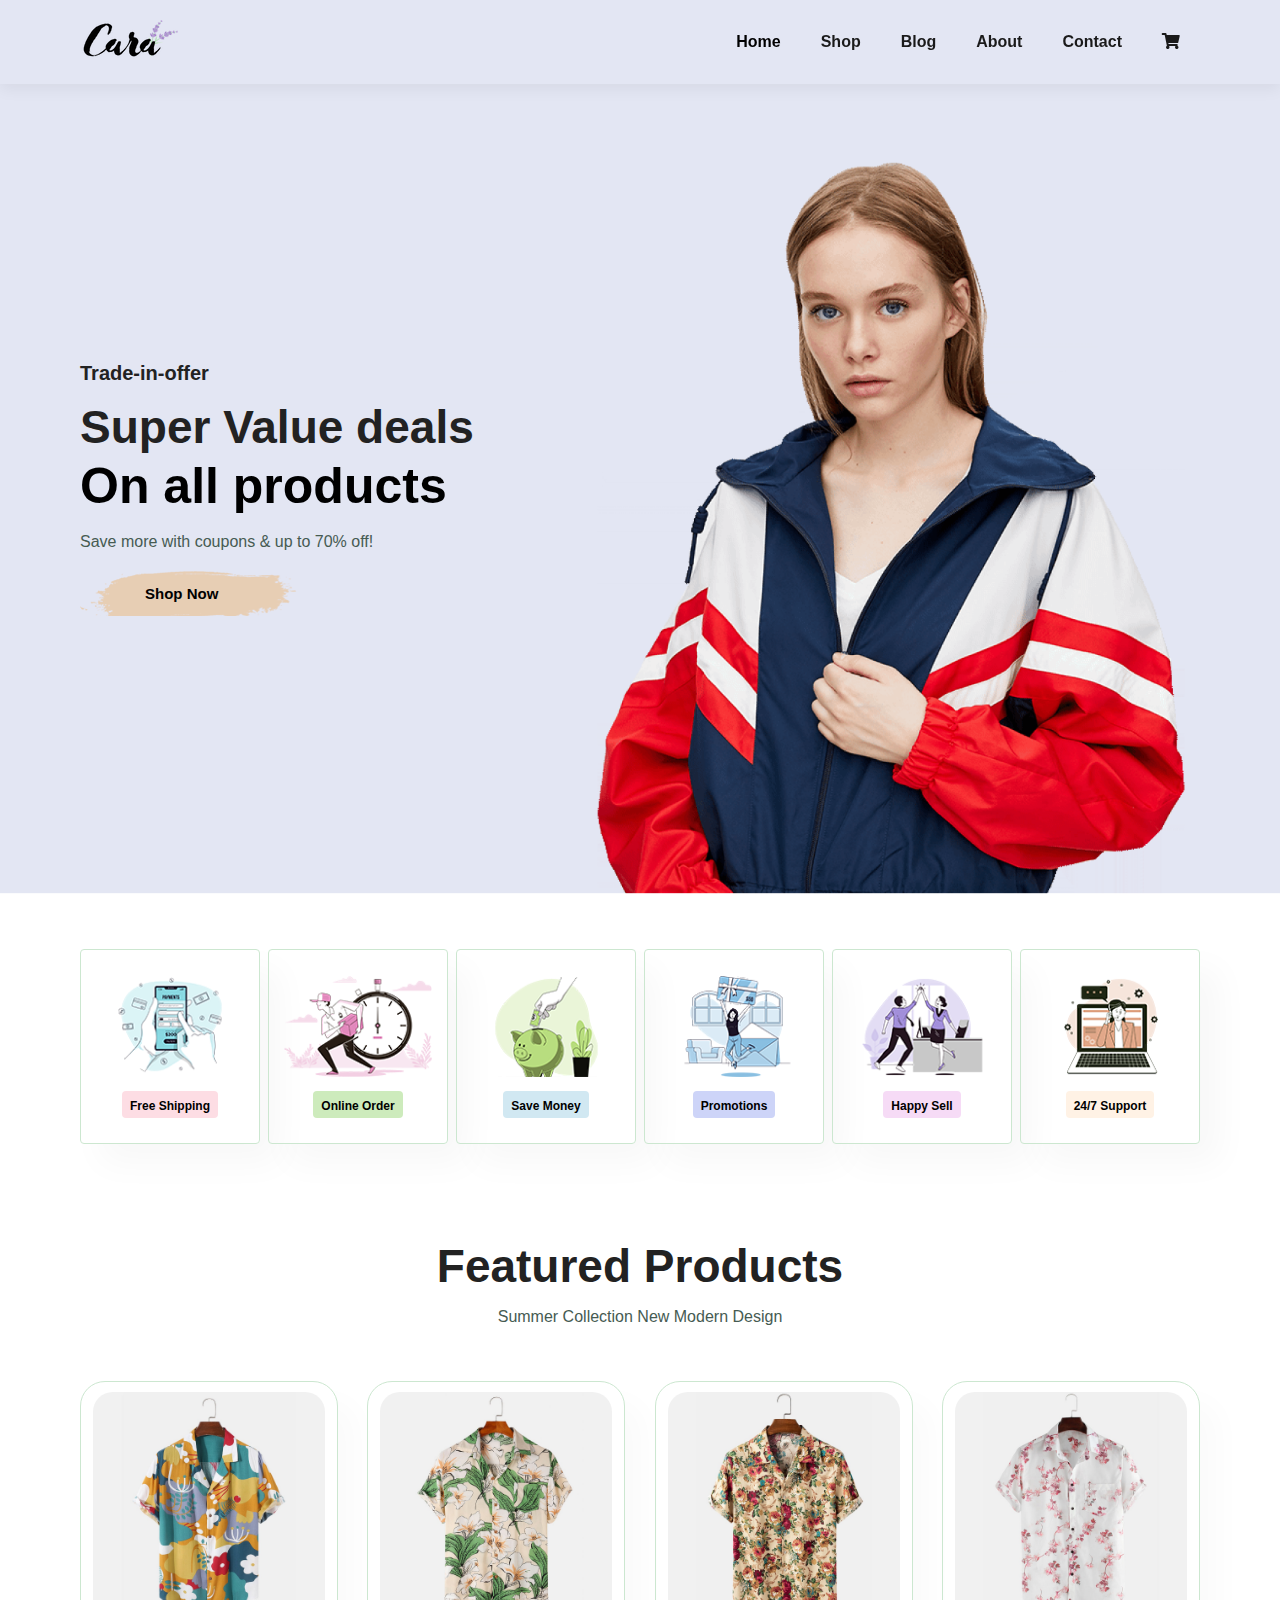
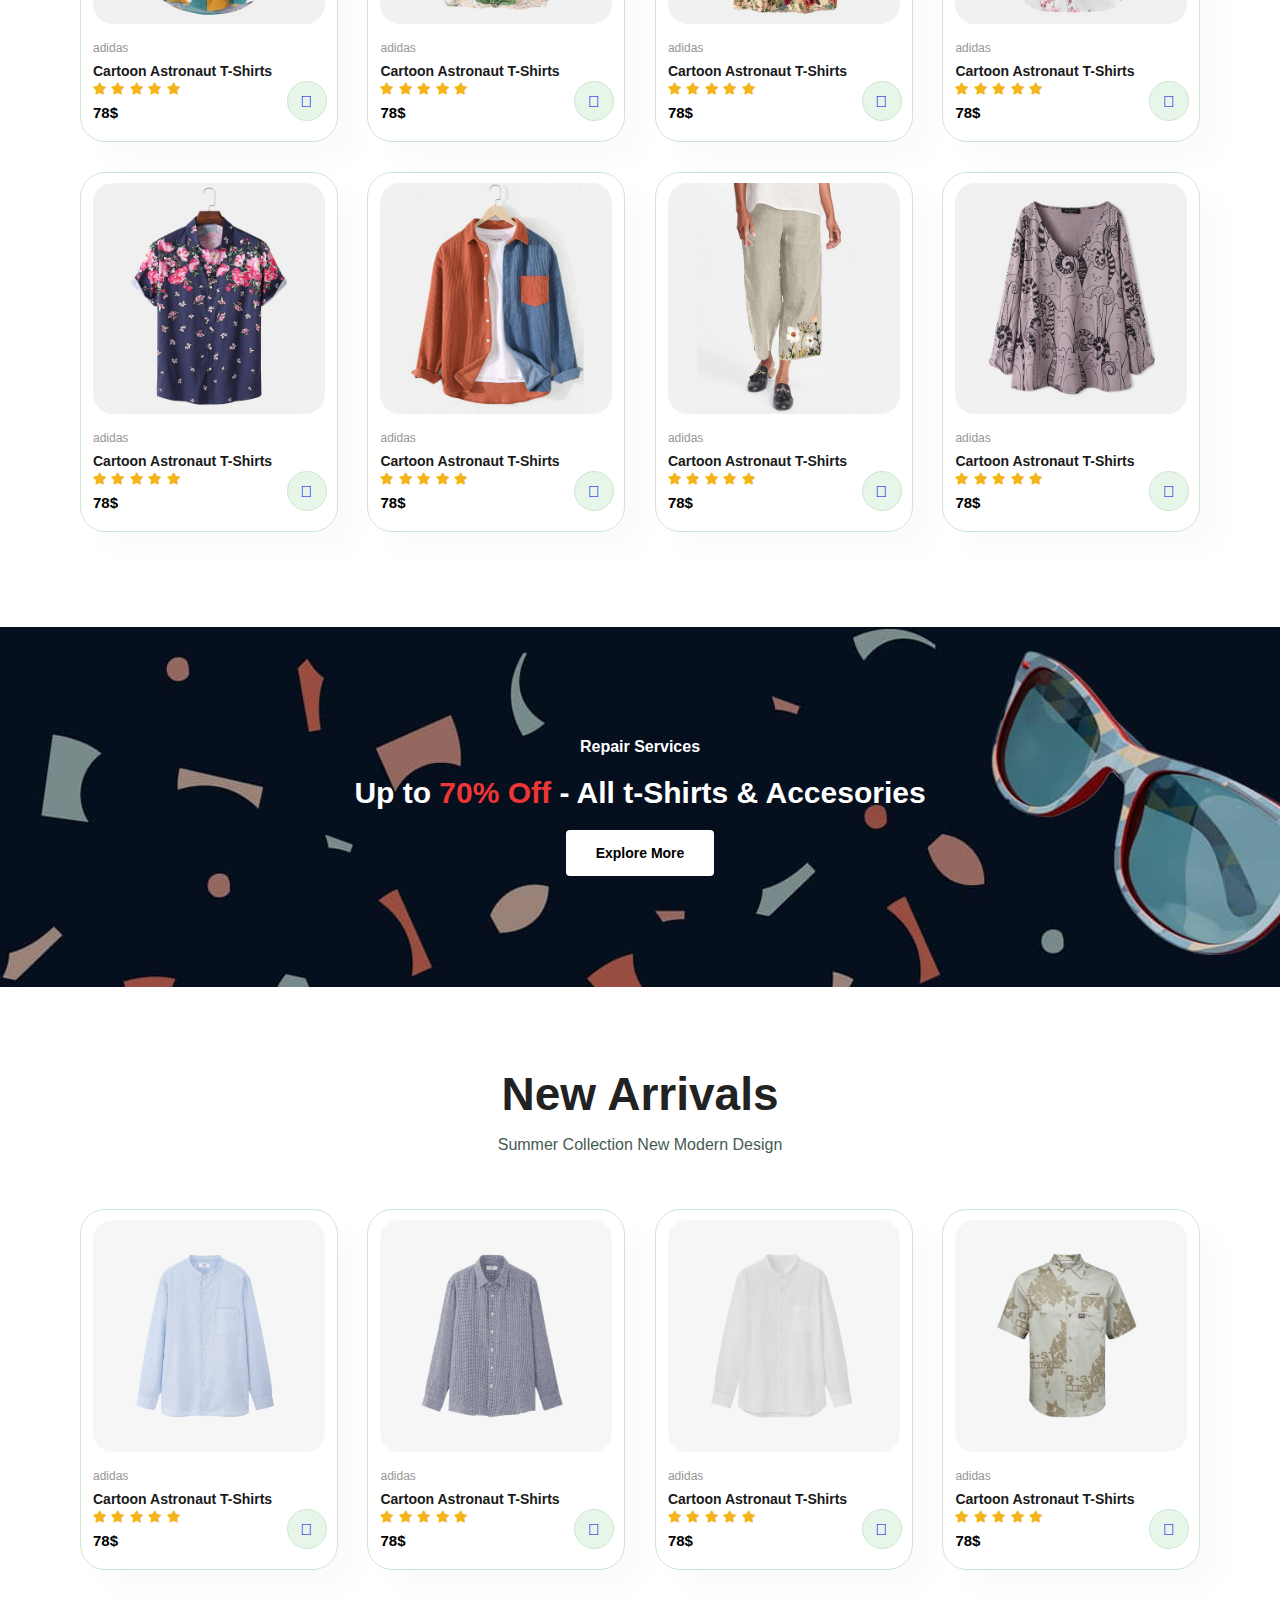
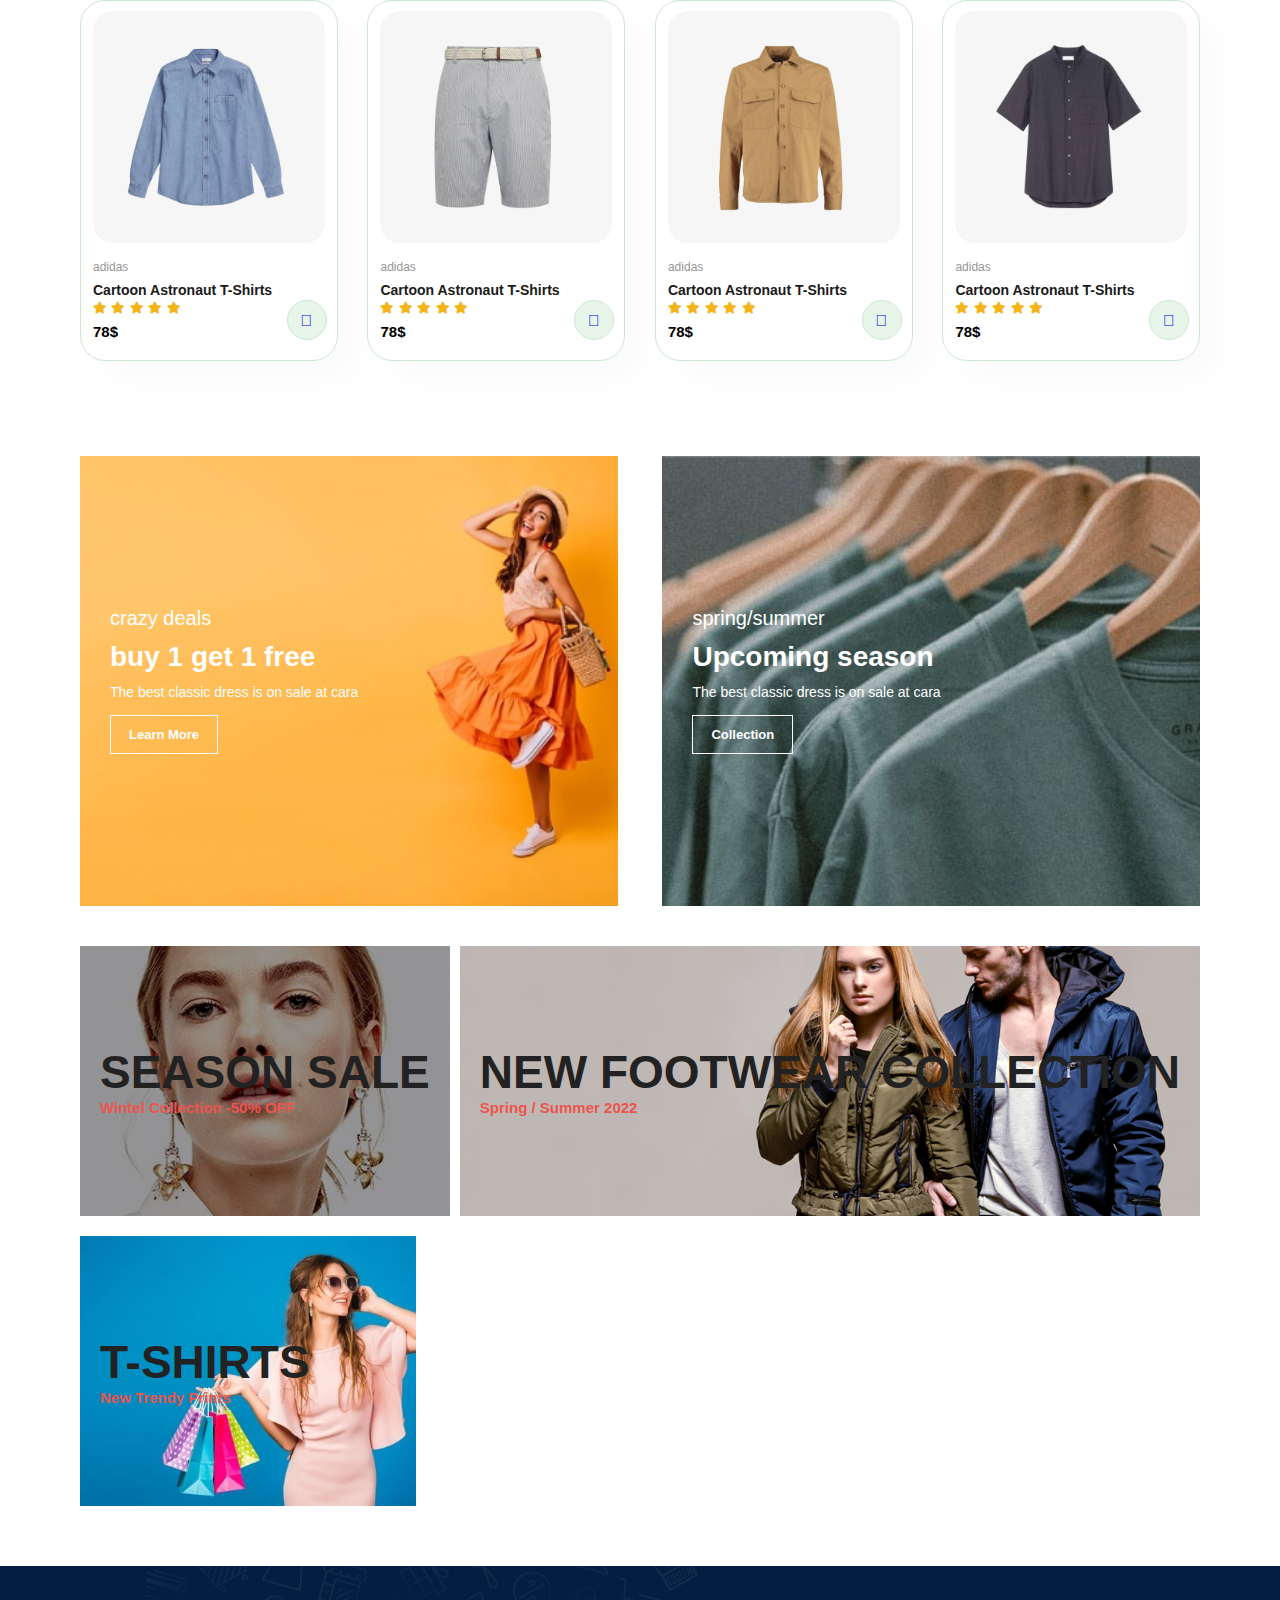
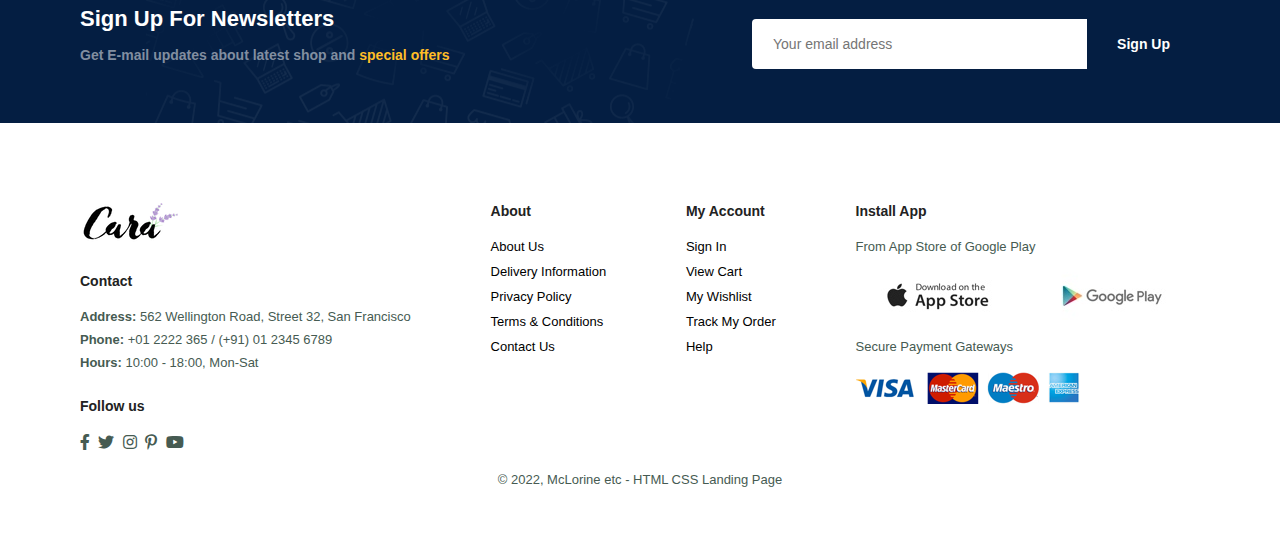
<file: index.html>
<!DOCTYPE html>
<html lang="en">
<head>
    <meta charset="UTF-8">
    <meta http-equiv="X-UA-Compatible" content="IE=edge">
    <meta name="viewport" content="width=device-width, initial-scale=1.0">
    <title>Shop</title>
    <link rel="stylesheet" href="https://pro.fontawesome.com/releases/v5.10.0/css/all.css"/>
    <link rel="stylesheet" href="css/main.min.css">
</head>
<body>
    <section id="header">
        <a href="index.html"><img src="img/logo.png" class="logo" alt="logo"></a>

        <div>
            <ul id="navbar">
                <li><a class="active" href="index.html">Home</a></li>
                <li><a href="shop.html">Shop</a></li>
                <li><a href="blog.html">Blog</a></li>
                <li><a href="about.html">About</a></li>
                <li><a href="contact.html">Contact</a></li>
                <li id="lg-bag"><a href="cart.html"><i class="fa fa-shopping-cart"></i></a></li>
                <a href="#" id="close"><i class="fa fa-times"></i></a>
            </ul>
        </div>
        <div id="mobile">
            <a href="cart.html"><i class="fa fa-shopping-cart"></i></a>
            <i id="bar" class="fas fa-outdent"></i>
        </div>
    </section>

    <section id="hero">
        <h4>Trade-in-offer</h4>
        <h2>Super Value deals</h2>
        <h1>On all products</h1>
        <p>Save more with coupons & up to 70% off!</p>
        <button>Shop Now</button>
    </section>

    <section id="feature" class="section-p1">
        <div class="fe-box">
            <img src="img/features/f1.png" alt="">
            <h6>Free Shipping</h6>
        </div>
        <div class="fe-box">
            <img src="img/features/f2.png" alt="">
            <h6>Online Order</h6>
        </div>
        <div class="fe-box">
            <img src="img/features/f3.png" alt="">
            <h6>Save Money</h6>
        </div>
        <div class="fe-box">
            <img src="img/features/f4.png" alt="">
            <h6>Promotions</h6>
        </div>
        <div class="fe-box">
            <img src="img/features/f5.png" alt="">
            <h6>Happy Sell</h6>
        </div>
        <div class="fe-box">
            <img src="img/features/f6.png" alt="">
            <h6>24/7 Support</h6>
        </div>
    </section>

    <section id="product1" class="section-p1">
        <h2>Featured Products</h2>
        <p>Summer Collection New Modern Design</p>
        <div class="pro-container">
            <div class="pro">
                <img src="img/products/f1.jpg" alt="product">
                <div class="des">
                    <span>adidas</span>
                    <h5>Cartoon Astronaut T-Shirts</h5>
                    <div class="star">
                        <i class="fas fa-star"></i>
                        <i class="fas fa-star"></i>
                        <i class="fas fa-star"></i>
                        <i class="fas fa-star"></i>
                        <i class="fas fa-star"></i>
                    </div>
                    <h4>78$</h4>
                </div>
                <a href="#"><i class="fal fa-shopping-cart cart"></i></a>
            </div>
            <div class="pro">
                <img src="img/products/f2.jpg" alt="product">
                <div class="des">
                    <span>adidas</span>
                    <h5>Cartoon Astronaut T-Shirts</h5>
                    <div class="star">
                        <i class="fas fa-star"></i>
                        <i class="fas fa-star"></i>
                        <i class="fas fa-star"></i>
                        <i class="fas fa-star"></i>
                        <i class="fas fa-star"></i>
                    </div>
                    <h4>78$</h4>
                </div>
                <a href="#"><i class="fal fa-shopping-cart cart"></i></a>
            </div>
            <div class="pro">
                <img src="img/products/f3.jpg" alt="product">
                <div class="des">
                    <span>adidas</span>
                    <h5>Cartoon Astronaut T-Shirts</h5>
                    <div class="star">
                        <i class="fas fa-star"></i>
                        <i class="fas fa-star"></i>
                        <i class="fas fa-star"></i>
                        <i class="fas fa-star"></i>
                        <i class="fas fa-star"></i>
                    </div>
                    <h4>78$</h4>
                </div>
                <a href="#"><i class="fal fa-shopping-cart cart"></i></a>
            </div>
            <div class="pro">
                <img src="img/products/f4.jpg" alt="product">
                <div class="des">
                    <span>adidas</span>
                    <h5>Cartoon Astronaut T-Shirts</h5>
                    <div class="star">
                        <i class="fas fa-star"></i>
                        <i class="fas fa-star"></i>
                        <i class="fas fa-star"></i>
                        <i class="fas fa-star"></i>
                        <i class="fas fa-star"></i>
                    </div>
                    <h4>78$</h4>
                </div>
                <a href="#"><i class="fal fa-shopping-cart cart"></i></a>
            </div>
            <div class="pro">
                <img src="img/products/f5.jpg" alt="product">
                <div class="des">
                    <span>adidas</span>
                    <h5>Cartoon Astronaut T-Shirts</h5>
                    <div class="star">
                        <i class="fas fa-star"></i>
                        <i class="fas fa-star"></i>
                        <i class="fas fa-star"></i>
                        <i class="fas fa-star"></i>
                        <i class="fas fa-star"></i>
                    </div>
                    <h4>78$</h4>
                </div>
                <a href="#"><i class="fal fa-shopping-cart cart"></i></a>
            </div>
            <div class="pro">
                <img src="img/products/f6.jpg" alt="product">
                <div class="des">
                    <span>adidas</span>
                    <h5>Cartoon Astronaut T-Shirts</h5>
                    <div class="star">
                        <i class="fas fa-star"></i>
                        <i class="fas fa-star"></i>
                        <i class="fas fa-star"></i>
                        <i class="fas fa-star"></i>
                        <i class="fas fa-star"></i>
                    </div>
                    <h4>78$</h4>
                </div>
                <a href="#"><i class="fal fa-shopping-cart cart"></i></a>
            </div>
            <div class="pro">
                <img src="img/products/f7.jpg" alt="product">
                <div class="des">
                    <span>adidas</span>
                    <h5>Cartoon Astronaut T-Shirts</h5>
                    <div class="star">
                        <i class="fas fa-star"></i>
                        <i class="fas fa-star"></i>
                        <i class="fas fa-star"></i>
                        <i class="fas fa-star"></i>
                        <i class="fas fa-star"></i>
                    </div>
                    <h4>78$</h4>
                </div>
                <a href="#"><i class="fal fa-shopping-cart cart"></i></a>
            </div>
            <div class="pro">
                <img src="img/products/f8.jpg" alt="product">
                <div class="des">
                    <span>adidas</span>
                    <h5>Cartoon Astronaut T-Shirts</h5>
                    <div class="star">
                        <i class="fas fa-star"></i>
                        <i class="fas fa-star"></i>
                        <i class="fas fa-star"></i>
                        <i class="fas fa-star"></i>
                        <i class="fas fa-star"></i>
                    </div>
                    <h4>78$</h4>
                </div>
                <a href="#"><i class="fal fa-shopping-cart cart"></i></a>
            </div>
        </div>
    </section>

    <section id="photo" class="section-m1">
        <h4>Repair Services</h4>
        <h2>Up to <span>70% Off</span>  - All t-Shirts & Accesories</h2>
        <button class="normal">Explore More</button>
    </section>

    <section id="product1" class="section-p1">
        <h2>New Arrivals</h2>
        <p>Summer Collection New Modern Design</p>
        <div class="pro-container">
            <div class="pro">
                <img src="img/products/n1.jpg" alt="product">
                <div class="des">
                    <span>adidas</span>
                    <h5>Cartoon Astronaut T-Shirts</h5>
                    <div class="star">
                        <i class="fas fa-star"></i>
                        <i class="fas fa-star"></i>
                        <i class="fas fa-star"></i>
                        <i class="fas fa-star"></i>
                        <i class="fas fa-star"></i>
                    </div>
                    <h4>78$</h4>
                </div>
                <a href="#"><i class="fal fa-shopping-cart cart"></i></a>
            </div>
            <div class="pro">
                <img src="img/products/n2.jpg" alt="product">
                <div class="des">
                    <span>adidas</span>
                    <h5>Cartoon Astronaut T-Shirts</h5>
                    <div class="star">
                        <i class="fas fa-star"></i>
                        <i class="fas fa-star"></i>
                        <i class="fas fa-star"></i>
                        <i class="fas fa-star"></i>
                        <i class="fas fa-star"></i>
                    </div>
                    <h4>78$</h4>
                </div>
                <a href="#"><i class="fal fa-shopping-cart cart"></i></a>
            </div>
            <div class="pro">
                <img src="img/products/n3.jpg" alt="product">
                <div class="des">
                    <span>adidas</span>
                    <h5>Cartoon Astronaut T-Shirts</h5>
                    <div class="star">
                        <i class="fas fa-star"></i>
                        <i class="fas fa-star"></i>
                        <i class="fas fa-star"></i>
                        <i class="fas fa-star"></i>
                        <i class="fas fa-star"></i>
                    </div>
                    <h4>78$</h4>
                </div>
                <a href="#"><i class="fal fa-shopping-cart cart"></i></a>
            </div>
            <div class="pro">
                <img src="img/products/n4.jpg" alt="product">
                <div class="des">
                    <span>adidas</span>
                    <h5>Cartoon Astronaut T-Shirts</h5>
                    <div class="star">
                        <i class="fas fa-star"></i>
                        <i class="fas fa-star"></i>
                        <i class="fas fa-star"></i>
                        <i class="fas fa-star"></i>
                        <i class="fas fa-star"></i>
                    </div>
                    <h4>78$</h4>
                </div>
                <a href="#"><i class="fal fa-shopping-cart cart"></i></a>
            </div>
            <div class="pro">
                <img src="img/products/n5.jpg" alt="product">
                <div class="des">
                    <span>adidas</span>
                    <h5>Cartoon Astronaut T-Shirts</h5>
                    <div class="star">
                        <i class="fas fa-star"></i>
                        <i class="fas fa-star"></i>
                        <i class="fas fa-star"></i>
                        <i class="fas fa-star"></i>
                        <i class="fas fa-star"></i>
                    </div>
                    <h4>78$</h4>
                </div>
                <a href="#"><i class="fal fa-shopping-cart cart"></i></a>
            </div>
            <div class="pro">
                <img src="img/products/n6.jpg" alt="product">
                <div class="des">
                    <span>adidas</span>
                    <h5>Cartoon Astronaut T-Shirts</h5>
                    <div class="star">
                        <i class="fas fa-star"></i>
                        <i class="fas fa-star"></i>
                        <i class="fas fa-star"></i>
                        <i class="fas fa-star"></i>
                        <i class="fas fa-star"></i>
                    </div>
                    <h4>78$</h4>
                </div>
                <a href="#"><i class="fal fa-shopping-cart cart"></i></a>
            </div>
            <div class="pro">
                <img src="img/products/n7.jpg" alt="product">
                <div class="des">
                    <span>adidas</span>
                    <h5>Cartoon Astronaut T-Shirts</h5>
                    <div class="star">
                        <i class="fas fa-star"></i>
                        <i class="fas fa-star"></i>
                        <i class="fas fa-star"></i>
                        <i class="fas fa-star"></i>
                        <i class="fas fa-star"></i>
                    </div>
                    <h4>78$</h4>
                </div>
                <a href="#"><i class="fal fa-shopping-cart cart"></i></a>
            </div>
            <div class="pro">
                <img src="img/products/n8.jpg" alt="product">
                <div class="des">
                    <span>adidas</span>
                    <h5>Cartoon Astronaut T-Shirts</h5>
                    <div class="star">
                        <i class="fas fa-star"></i>
                        <i class="fas fa-star"></i>
                        <i class="fas fa-star"></i>
                        <i class="fas fa-star"></i>
                        <i class="fas fa-star"></i>
                    </div>
                    <h4>78$</h4>
                </div>
                <a href="#"><i class="fal fa-shopping-cart cart"></i></a>
            </div>
        </div>
    </section>

    <section id="sm-photo" class="section-p1">
        <div class="photo-box">
            <h4>crazy deals</h4>
            <h2>buy 1 get 1 free</h2>
            <span>The best classic dress is on sale at cara</span>
            <button class="white">Learn More</button>
        </div>
        <div class="photo-box photo-box2">
            <h4>spring/summer</h4>
            <h2>Upcoming season</h2>
            <span>The best classic dress is on sale at cara</span>
            <button class="white">Collection</button>
        </div>
    </section>

    <section id="photo3">
        <div class="photo-box">
            <h2>SEASON SALE</h2>
            <h3>Wintel Collection -50% OFF</h3>
        </div>
        <div class="photo-box photo-box2">
            <h2>NEW FOOTWEAR COLLECTION</h2>
            <h3>Spring / Summer 2022</h3>
        </div>
        <div class="photo-box photo-box3">
            <h2>T-SHIRTS</h2>
            <h3>New Trendy Prints</h3>
        </div>
    </section>

    <section id="newsletter" class="section-p1 section-m1">
        <div class="newstext">
            <h4>Sign Up For Newsletters</h4>
            <p>Get E-mail updates about latest shop and <span>special offers</span></p>
        </div>
        <div class="form">
            <input type="text" placeholder="Your email address">
            <button class="normal">Sign Up</button>
        </div>
    </section>

    <footer class="section-p1">
        <div class="col">
            <img class="logo" src="img/logo.png" alt="logo">
            <h4>Contact</h4>
            <p> <strong>Address: </strong>562 Wellington Road, Street 32, San Francisco </p>
            <p> <strong>Phone: </strong>+01 2222 365 / (+91) 01 2345 6789 </p>
            <p> <strong>Hours: </strong>10:00 - 18:00, Mon-Sat </p>
            <div class="follow">
                <h4>Follow us</h4>
                <div class="icon">
                    <i class="fab fa-facebook-f"></i>
                    <i class="fab fa-twitter"></i>
                    <i class="fab fa-instagram"></i>
                    <i class="fab fa-pinterest-p"></i>
                    <i class="fab fa-youtube"></i>
                </div>
            </div>
        </div>

        <div class="col">
            <h4>About</h4>
            <a href="#">About Us</a>
            <a href="#">Delivery Information</a>
            <a href="#">Privacy Policy</a>
            <a href="#">Terms & Conditions</a>
            <a href="#">Contact Us</a>
        </div>

        <div class="col">
            <h4>My Account</h4>
            <a href="#">Sign In</a>
            <a href="#">View Cart</a>
            <a href="#">My Wishlist</a>
            <a href="#">Track My Order</a>
            <a href="#">Help</a>
        </div>
        
        <div class="col install">
            <h4>Install App</h4>
            <p>From App Store of Google Play</p>
            <div class="row">
                <img src="img/pay/app.jpg" alt="appStore">
                <img src="img/pay/play.jpg" alt="PlayMarket">
            </div>
            <p>Secure Payment Gateways</p>
            <img src="img/pay/pay.png" alt="payment methods">
        </div>

        <div class="copyright">
            <p>© 2022, McLorine etc - HTML CSS Landing Page</p>
        </div>
    </footer>

    <script src="script.js"></script>
</body>
</html>
</file>
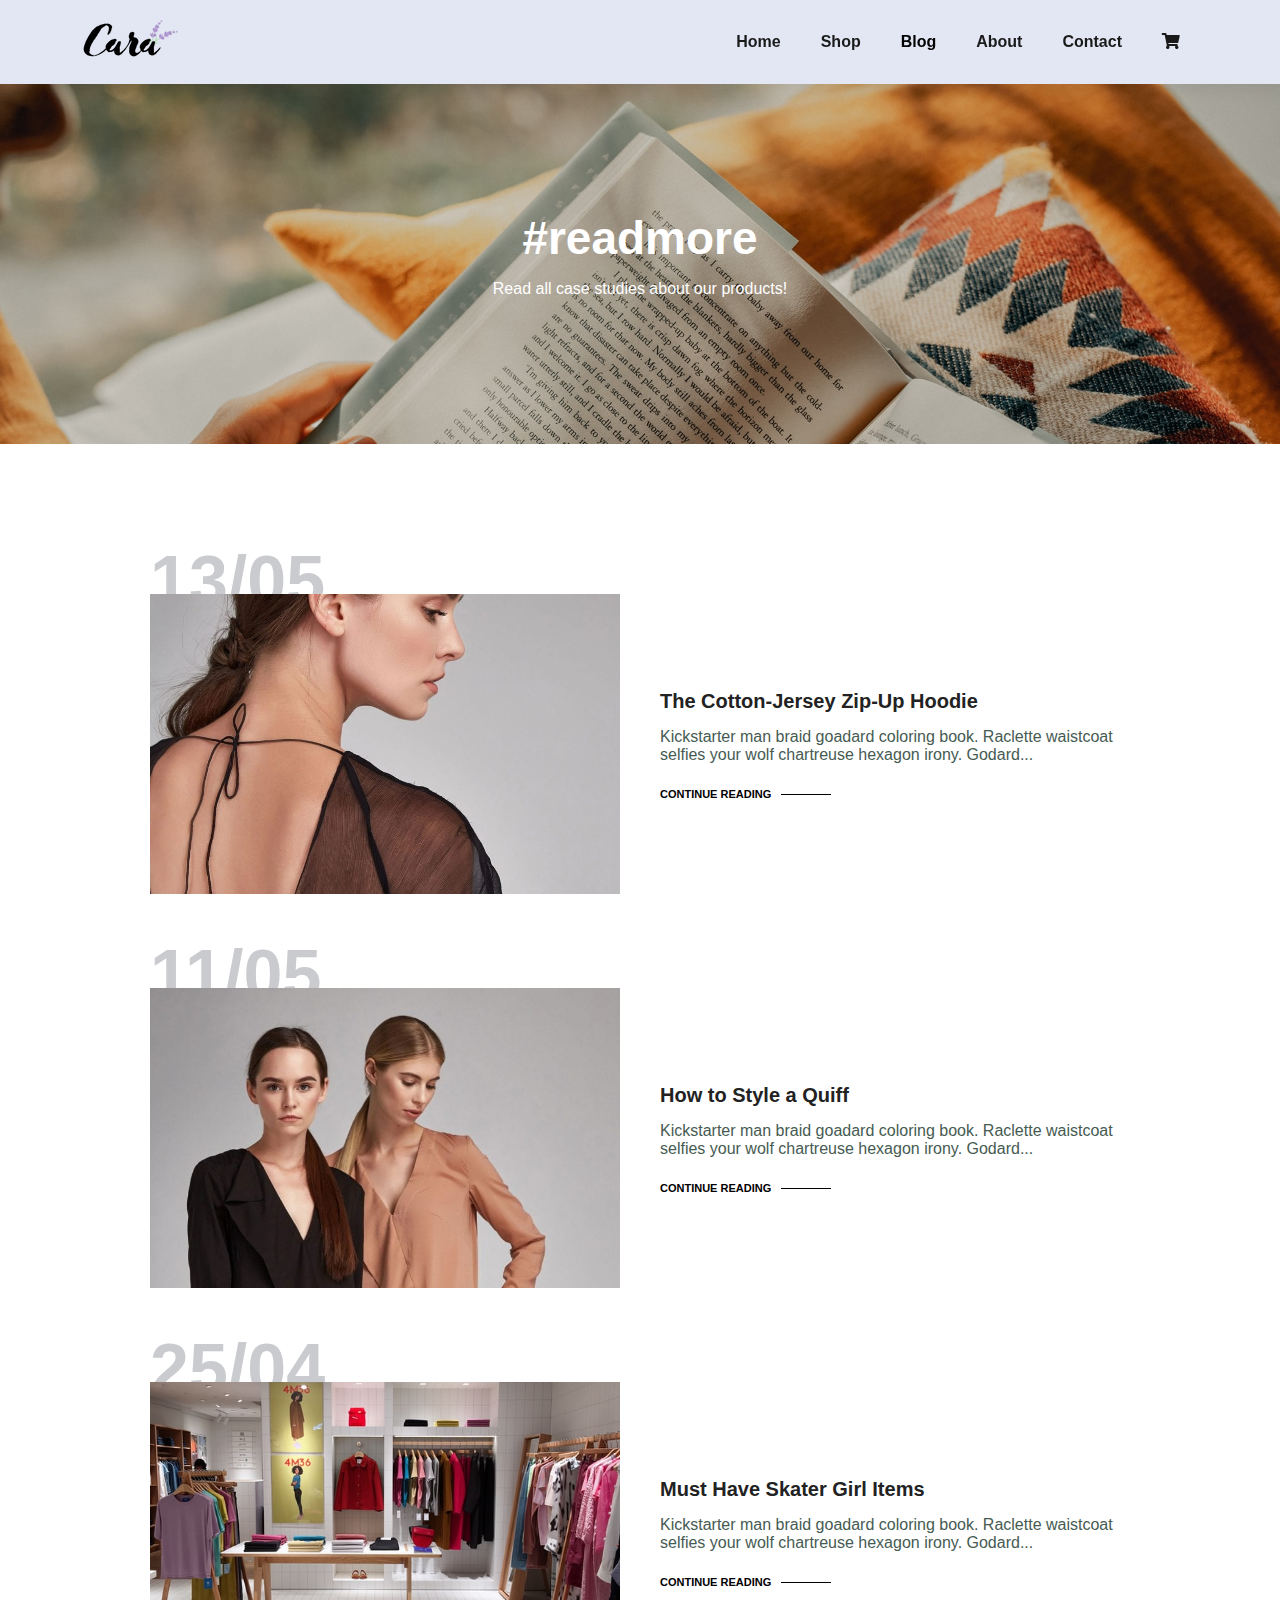
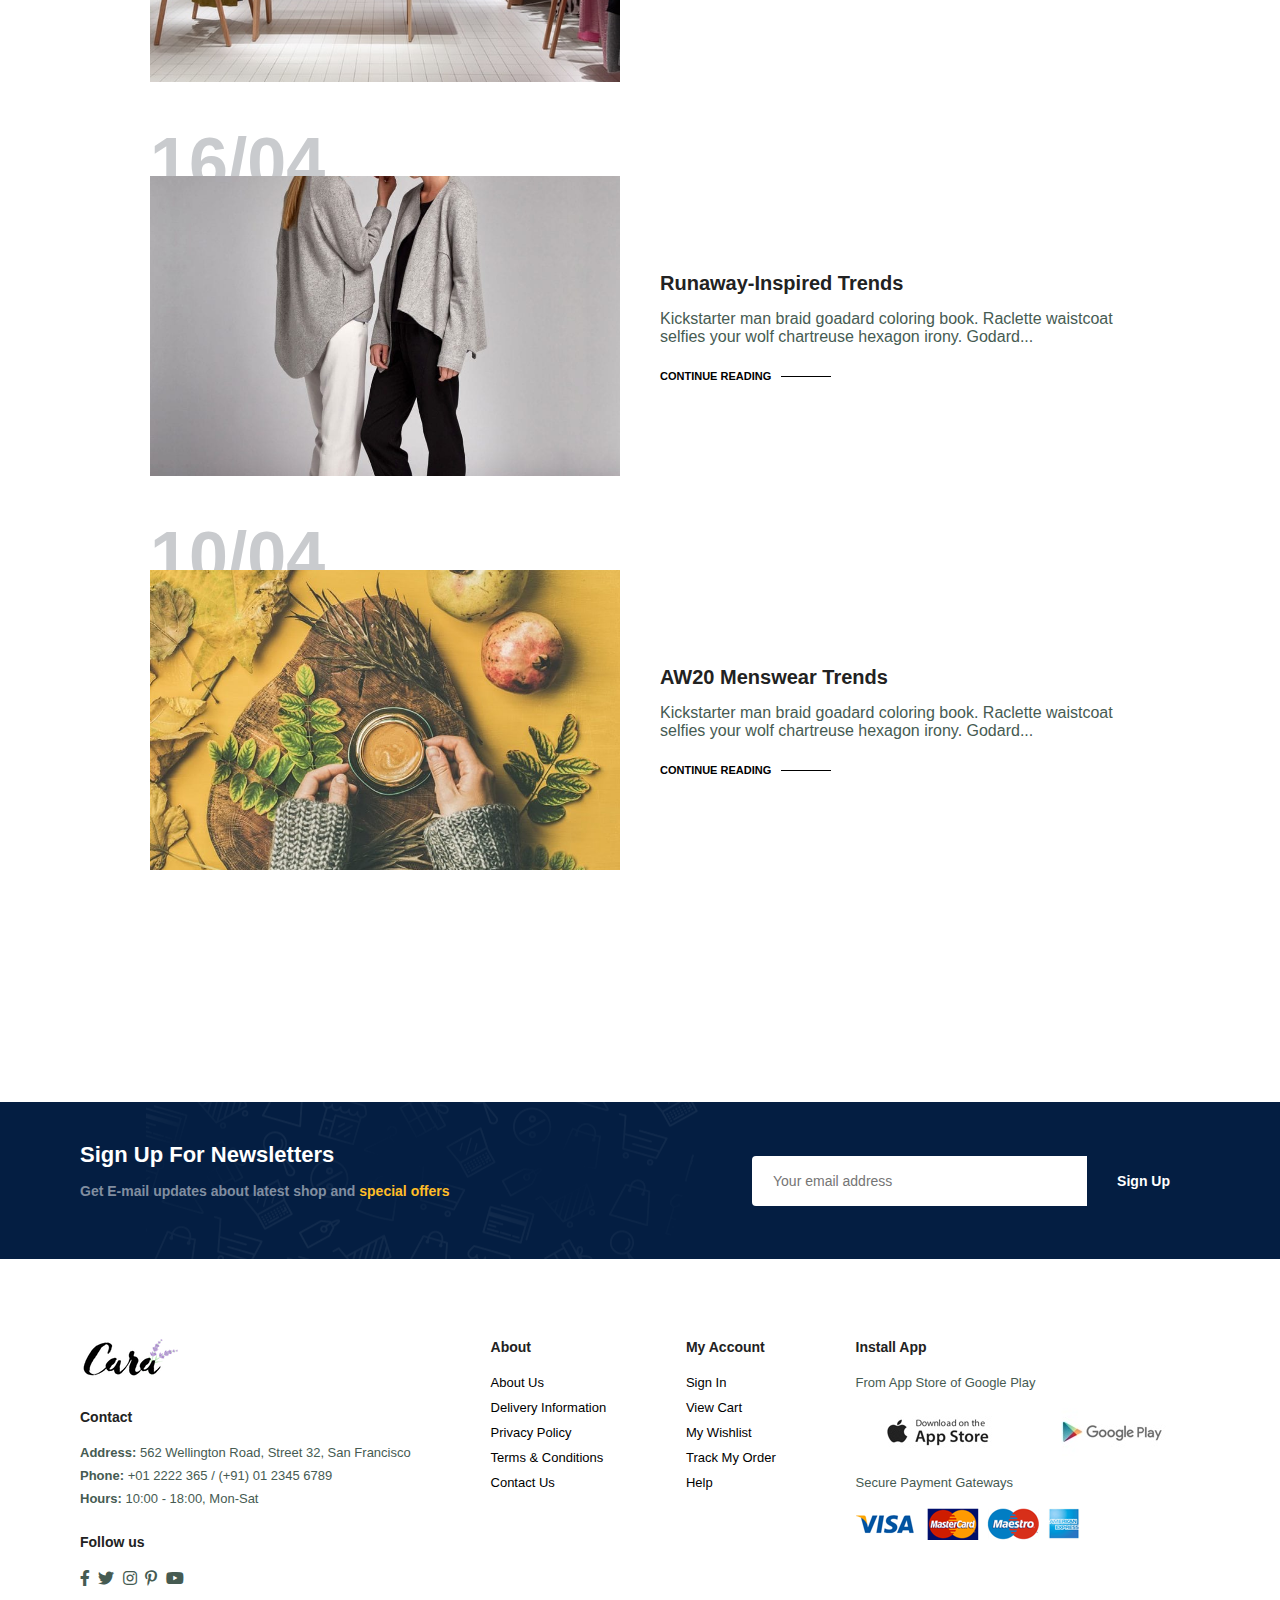
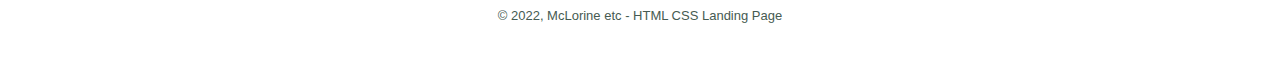
<file: blog.html>
<!DOCTYPE html>
<html lang="en">
<head>
    <meta charset="UTF-8">
    <meta http-equiv="X-UA-Compatible" content="IE=edge">
    <meta name="viewport" content="width=device-width, initial-scale=1.0">
    <title>Shop</title>
    <link rel="stylesheet" href="https://pro.fontawesome.com/releases/v5.10.0/css/all.css"/>
    <link rel="stylesheet" href="css/main.min.css">
</head>
<body>
    <section id="header">
        <a href="index.html"><img src="img/logo.png" class="logo" alt="logo"></a>

        <div>
            <ul id="navbar">
                <li><a  href="index.html">Home</a></li>
                <li><a  href="shop.html">Shop</a></li>
                <li><a class="active"href="blog.html">Blog</a></li>
                <li><a href="about.html">About</a></li>
                <li><a href="contact.html">Contact</a></li>
                <li id="lg-bag"><a href="cart.html"><i class="fa fa-shopping-cart"></i></a></li>
                <a href="#" id="close"><i class="fa fa-times"></i></a>
            </ul>
        </div>
        <div id="mobile">
            <a href="cart.html"><i class="fa fa-shopping-cart"></i></a>
            <i id="bar" class="fas fa-outdent"></i>
        </div>
    </section>

    <section id="page-header" class="blog-header">
        <h2>#readmore</h2>
        <p>Read all case studies about our products!</p>
    </section>

    <section id="blog">
        <div class="blog-box">
            <div class="blog-img">
                <img src="img/blog/b1.jpg" alt="blog image">
            </div>
            <div class="blog-details">
                <h4>The Cotton-Jersey Zip-Up Hoodie</h4>
                <p>Kickstarter man braid goadard coloring book. Raclette waistcoat selfies your wolf chartreuse hexagon irony. Godard...</p>
                <a href="#">CONTINUE READING</a>
            </div>
            <h1>13/05</h1>
        </div>
        <div class="blog-box">
            <div class="blog-img">
                <img src="img/blog/b2.jpg" alt="blog image">
            </div>
            <div class="blog-details">
                <h4>How to Style a Quiff</h4>
                <p>Kickstarter man braid goadard coloring book. Raclette waistcoat selfies your wolf chartreuse hexagon irony. Godard...</p>
                <a href="#">CONTINUE READING</a>
            </div>
            <h1>11/05</h1>
        </div>
        <div class="blog-box">
            <div class="blog-img">
                <img src="img/blog/b3.jpg" alt="blog image">
            </div>
            <div class="blog-details">
                <h4>Must Have Skater Girl Items</h4>
                <p>Kickstarter man braid goadard coloring book. Raclette waistcoat selfies your wolf chartreuse hexagon irony. Godard...</p>
                <a href="#">CONTINUE READING</a>
            </div>
            <h1>25/04</h1>
        </div>
        <div class="blog-box">
            <div class="blog-img">
                <img src="img/blog/b4.jpg" alt="blog image">
            </div>
            <div class="blog-details">
                <h4>Runaway-Inspired Trends</h4>
                <p>Kickstarter man braid goadard coloring book. Raclette waistcoat selfies your wolf chartreuse hexagon irony. Godard...</p>
                <a href="#">CONTINUE READING</a>
            </div>
            <h1>16/04</h1>
        </div>
        <div class="blog-box">
            <div class="blog-img">
                <img src="img/blog/b6.jpg" alt="blog image">
            </div>
            <div class="blog-details">
                <h4>AW20 Menswear Trends</h4>
                <p>Kickstarter man braid goadard coloring book. Raclette waistcoat selfies your wolf chartreuse hexagon irony. Godard...</p>
                <a href="#">CONTINUE READING</a>
            </div>
            <h1>10/04</h1>
        </div>
    </section>

    <section id="pagination" class="section-p1">
        <a href="#">1</a>
        <a href="#">2</a>
        <a href="#"><i class="fal fa-long-arrow-alt-right"></i></a>
    </section>

    <section id="newsletter" class="section-p1 section-m1">
        <div class="newstext">
            <h4>Sign Up For Newsletters</h4>
            <p>Get E-mail updates about latest shop and <span>special offers</span></p>
        </div>
        <div class="form">
            <input type="text" placeholder="Your email address">
            <button class="normal">Sign Up</button>
        </div>
    </section>

    <footer class="section-p1">
        <div class="col">
            <img class="logo" src="img/logo.png" alt="logo">
            <h4>Contact</h4>
            <p> <strong>Address: </strong>562 Wellington Road, Street 32, San Francisco </p>
            <p> <strong>Phone: </strong>+01 2222 365 / (+91) 01 2345 6789 </p>
            <p> <strong>Hours: </strong>10:00 - 18:00, Mon-Sat </p>
            <div class="follow">
                <h4>Follow us</h4>
                <div class="icon">
                    <i class="fab fa-facebook-f"></i>
                    <i class="fab fa-twitter"></i>
                    <i class="fab fa-instagram"></i>
                    <i class="fab fa-pinterest-p"></i>
                    <i class="fab fa-youtube"></i>
                </div>
            </div>
        </div>

        <div class="col">
            <h4>About</h4>
            <a href="#">About Us</a>
            <a href="#">Delivery Information</a>
            <a href="#">Privacy Policy</a>
            <a href="#">Terms & Conditions</a>
            <a href="#">Contact Us</a>
        </div>

        <div class="col">
            <h4>My Account</h4>
            <a href="#">Sign In</a>
            <a href="#">View Cart</a>
            <a href="#">My Wishlist</a>
            <a href="#">Track My Order</a>
            <a href="#">Help</a>
        </div>
        
        <div class="col install">
            <h4>Install App</h4>
            <p>From App Store of Google Play</p>
            <div class="row">
                <img src="img/pay/app.jpg" alt="appStore">
                <img src="img/pay/play.jpg" alt="PlayMarket">
            </div>
            <p>Secure Payment Gateways</p>
            <img src="img/pay/pay.png" alt="payment methods">
        </div>

        <div class="copyright">
            <p>© 2022, McLorine etc - HTML CSS Landing Page</p>
        </div>
    </footer>

    <script src="script.js"></script>
</body>
</html>
</file>
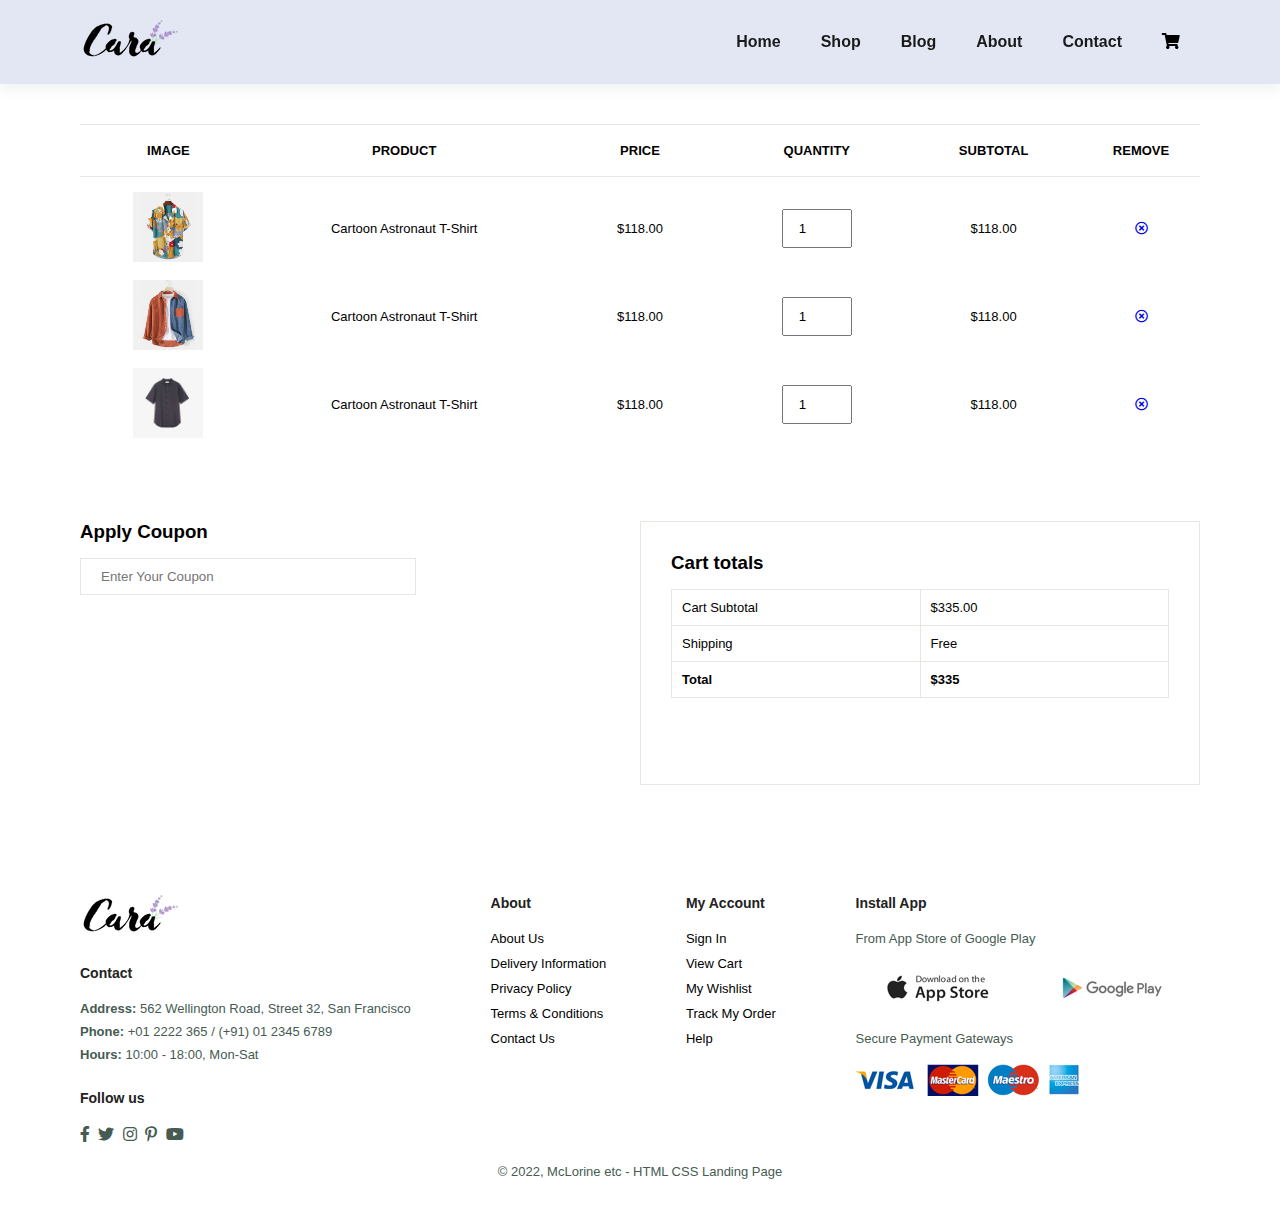
<file: cart.html>
<!DOCTYPE html>
<html lang="en">
<head>
    <meta charset="UTF-8">
    <meta http-equiv="X-UA-Compatible" content="IE=edge">
    <meta name="viewport" content="width=device-width, initial-scale=1.0">
    <title>Shop</title>
    <link rel="stylesheet" href="https://pro.fontawesome.com/releases/v5.10.0/css/all.css"/>
    <link rel="stylesheet" href="css/main.min.css">
</head>
<body>
    <section id="header">
        <a href="index.html"><img src="img/logo.png" class="logo" alt="logo"></a>

        <div>
            <ul id="navbar">
                <li><a  href="index.html">Home</a></li>
                <li><a  href="shop.html">Shop</a></li>
                <li><a  href="blog.html">Blog</a></li>
                <li><a  href="about.html">About</a></li>
                <li><a href="contact.html">Contact</a></li>
                <li id="lg-bag"><a class="active"  href="cart.html"><i class="fa fa-shopping-cart"></i></a></li>
                <a href="#" id="close"><i class="fa fa-times"></i></a>
            </ul>
        </div>
        <div id="mobile">
            <a href="cart.html"><i class="fa fa-shopping-cart"></i></a>
            <i id="bar" class="fas fa-outdent"></i>
        </div>
    </section>

    <section id="cart" class="section-p1">
        <table width="100%">
            <thead>
                 <tr>
                    <td>Image</td>
                    <td>Product</td>
                    <td>Price</td>
                    <td>Quantity</td>
                    <td>Subtotal</td>
                    <td>Remove</td>
                 </tr>
            </thead>
            <tbody>
                <tr>
                    <td><img src="img/products/f1.jpg" alt="Product Photo"></td>
                    <td>Cartoon Astronaut T-Shirt</td>
                    <td>$118.00</td>
                    <td><input type="number" value="1"></td>
                    <td>$118.00</td>
                    <td><a href="#"><i class="far fa-times-circle"></i></a></td>
                </tr>
                <tr>
                    <td><img src="img/products/f6.jpg" alt="Product Photo"></td>
                    <td>Cartoon Astronaut T-Shirt</td>
                    <td>$118.00</td>
                    <td><input type="number" value="1"></td>
                    <td>$118.00</td>
                    <td><a href="#"><i class="far fa-times-circle"></i></a></td>
                </tr>
                <tr>
                    <td><img src="img/products/n8.jpg" alt="Product Photo"></td>
                    <td>Cartoon Astronaut T-Shirt</td>
                    <td>$118.00</td>
                    <td><input type="number" value="1"></td>
                    <td>$118.00</td>
                    <td><a href="#"><i class="far fa-times-circle"></i></a></td>
                </tr>
            </tbody>
        </table>
    </section>

    <section id="cart-add" class="section-p1">
        <div id="coupon">
            <h3>Apply Coupon</h3>
            <div>
                <input type="text" placeholder="Enter Your Coupon">
                <button class="normal">Apply</button>
            </div>
        </div>

        <div id="subtotal">
            <h3>Cart totals</h3>
            <table>
                <tr>
                    <td>Cart Subtotal</td>
                    <td>$335.00</td>
                </tr>
                <tr>
                    <td>Shipping</td>
                    <td>Free</td>
                </tr>
                <tr>
                    <td><strong>Total</strong></td>
                    <td><strong>$335</strong> </td>
                </tr>
            </table>
            <button class="normal">Proceed to Checkout</button>
        </div>
    </section>
    
    <footer class="section-p1">
        <div class="col">
            <img class="logo" src="img/logo.png" alt="logo">
            <h4>Contact</h4>
            <p> <strong>Address: </strong>562 Wellington Road, Street 32, San Francisco </p>
            <p> <strong>Phone: </strong>+01 2222 365 / (+91) 01 2345 6789 </p>
            <p> <strong>Hours: </strong>10:00 - 18:00, Mon-Sat </p>
            <div class="follow">
                <h4>Follow us</h4>
                <div class="icon">
                    <i class="fab fa-facebook-f"></i>
                    <i class="fab fa-twitter"></i>
                    <i class="fab fa-instagram"></i>
                    <i class="fab fa-pinterest-p"></i>
                    <i class="fab fa-youtube"></i>
                </div>
            </div>
        </div>

        <div class="col">
            <h4>About</h4>
            <a href="#">About Us</a>
            <a href="#">Delivery Information</a>
            <a href="#">Privacy Policy</a>
            <a href="#">Terms & Conditions</a>
            <a href="#">Contact Us</a>
        </div>

        <div class="col">
            <h4>My Account</h4>
            <a href="#">Sign In</a>
            <a href="#">View Cart</a>
            <a href="#">My Wishlist</a>
            <a href="#">Track My Order</a>
            <a href="#">Help</a>
        </div>
        
        <div class="col install">
            <h4>Install App</h4>
            <p>From App Store of Google Play</p>
            <div class="row">
                <img src="img/pay/app.jpg" alt="appStore">
                <img src="img/pay/play.jpg" alt="PlayMarket">
            </div>
            <p>Secure Payment Gateways</p>
            <img src="img/pay/pay.png" alt="payment methods">
        </div>

        <div class="copyright">
            <p>© 2022, McLorine etc - HTML CSS Landing Page</p>
        </div>
    </footer>

    <script src="script.js"></script>
</body>
</html>
</file>
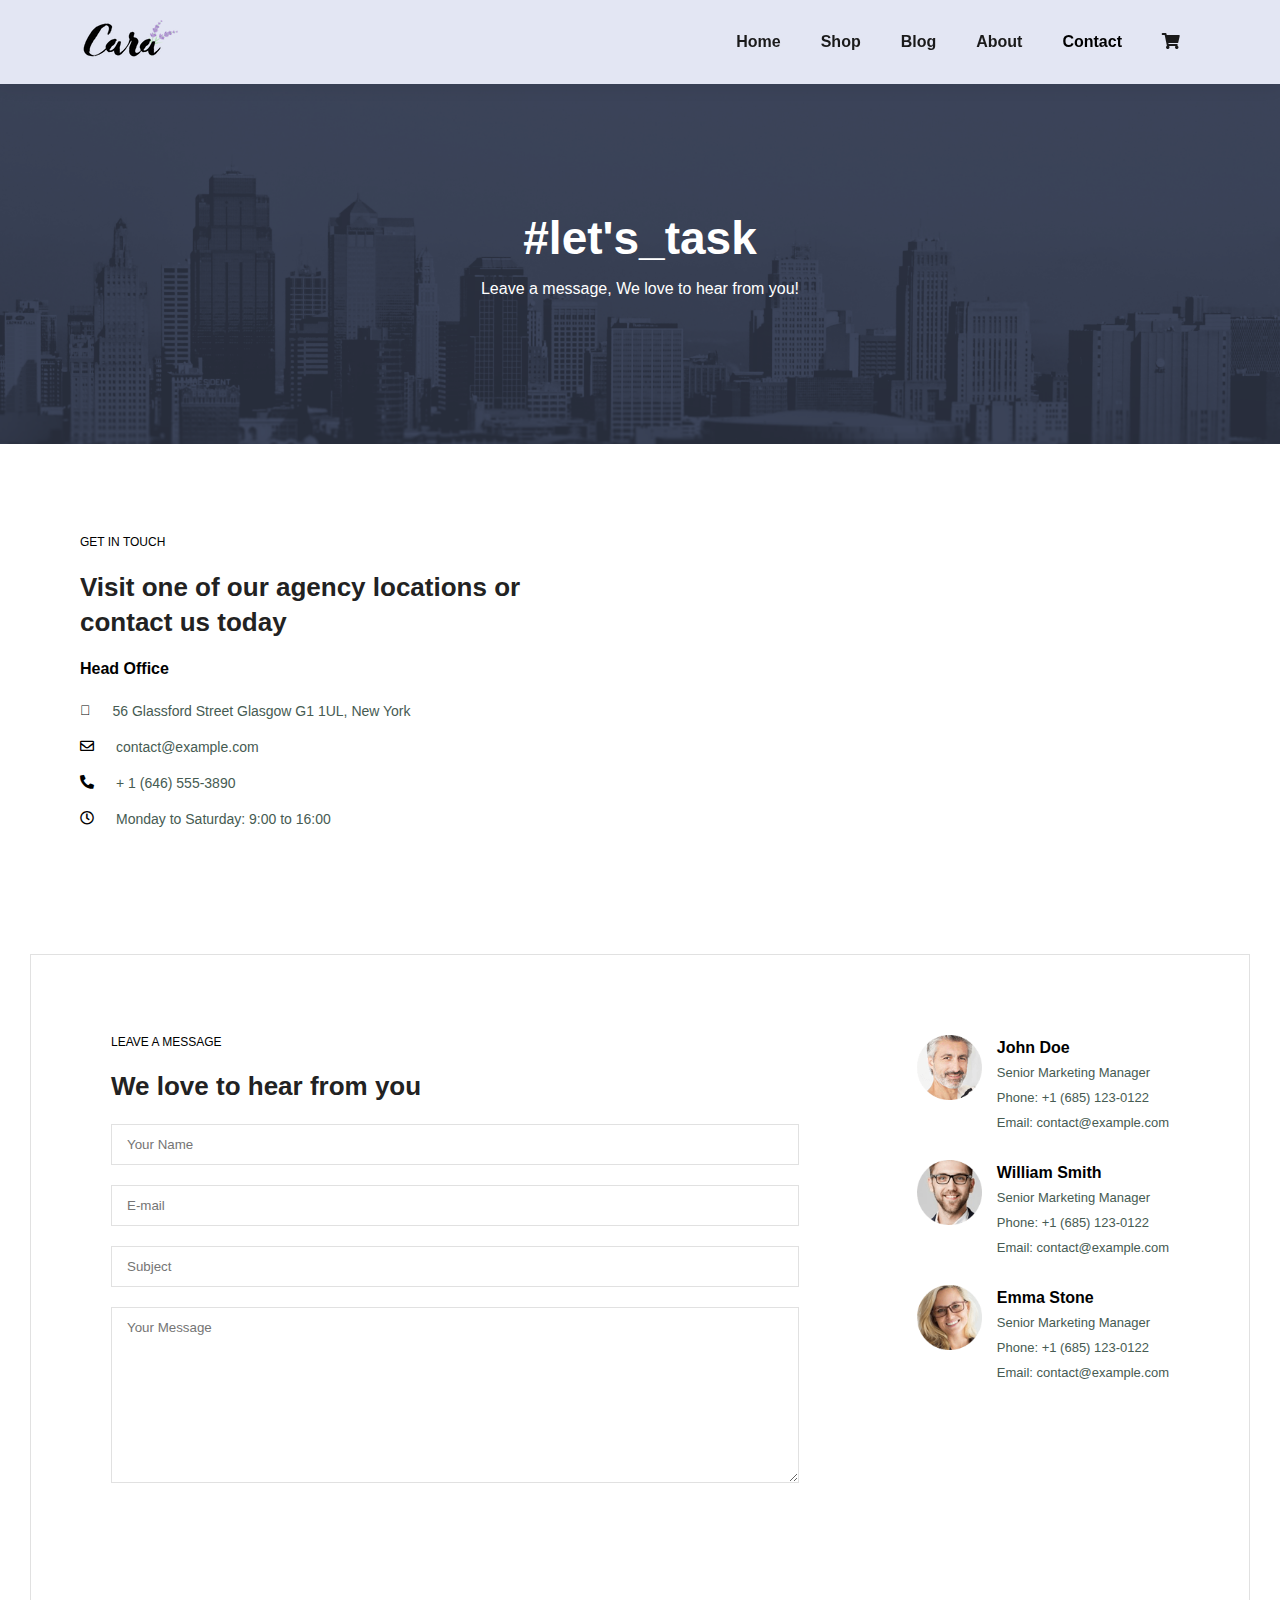
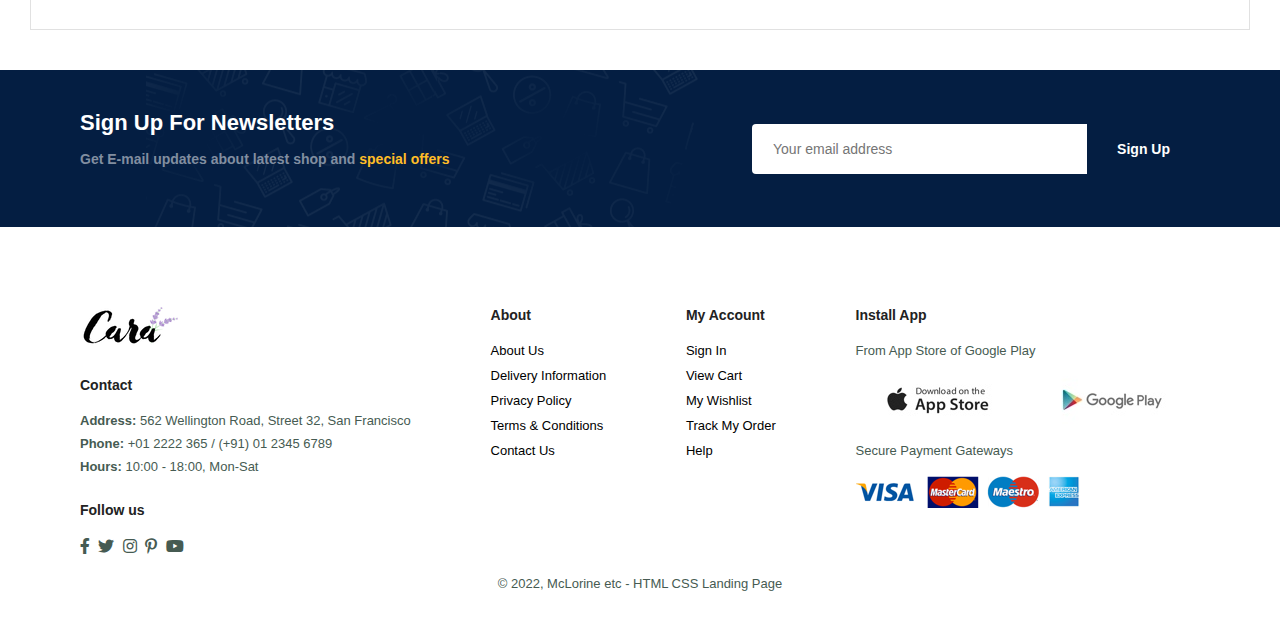
<file: contact.html>
<!DOCTYPE html>
<html lang="en">
<head>
    <meta charset="UTF-8">
    <meta http-equiv="X-UA-Compatible" content="IE=edge">
    <meta name="viewport" content="width=device-width, initial-scale=1.0">
    <title>Shop</title>
    <link rel="stylesheet" href="https://pro.fontawesome.com/releases/v5.10.0/css/all.css"/>
    <link rel="stylesheet" href="css/main.min.css">
</head>
<body>
    <section id="header">
        <a href="index.html"><img src="img/logo.png" class="logo" alt="logo"></a>

        <div>
            <ul id="navbar">
                <li><a  href="index.html">Home</a></li>
                <li><a  href="shop.html">Shop</a></li>
                <li><a  href="blog.html">Blog</a></li>
                <li><a  href="about.html">About</a></li>
                <li><a class="active" href="contact.html">Contact</a></li>
                <li id="lg-bag"><a href="cart.html"><i class="fa fa-shopping-cart"></i></a></li>
                <a href="#" id="close"><i class="fa fa-times"></i></a>
            </ul>
        </div>
        <div id="mobile">
            <a href="cart.html"><i class="fa fa-shopping-cart"></i></a>
            <i id="bar" class="fas fa-outdent"></i>
        </div>
    </section>

    <section id="page-header" class="about-header">
        <h2>#let's_task</h2>
        <p>Leave a message, We love to hear from you!</p>
    </section>

    <section id="contact-details" class="section-p1">
        <div class="details">
            <span>GET IN TOUCH</span>
            <h2>Visit one of our agency locations or contact us today</h2>
            <h3>Head Office</h3>
            <div>
                <li>
                    <i class="fal fa-map"></i>
                    <p>56 Glassford Street Glasgow G1 1UL, New York</p>
                </li>
                <li>
                    <i class="far fa-envelope"></i>
                    <p>contact@example.com</p>
                </li>
                <li>
                    <i class="fas fa-phone-alt"></i>
                    <p>+ 1 (646) 555-3890</p>
                </li>
                <li>
                    <i class="far fa-clock"></i>
                    <p>Monday to Saturday: 9:00 to 16:00</p>
                </li>
            </div>
        </div>
        <div class="map">
            <iframe src="https://www.google.com/maps/embed?pb=!1m18!1m12!1m3!1d41986.87854136292!2d2.260425829754874!3d48.873846784957315!2m3!1f0!2f0!3f0!3m2!1i1024!2i768!4f13.1!3m3!1m2!1s0x47e66fec70fb1d8f%3A0xd9b5676e112e643d!2z0KLRgNGW0YPQvNGE0LDQu9GM0L3QsCDQsNGA0LrQsA!5e0!3m2!1suk!2sua!4v1671719004106!5m2!1suk!2sua" width="600" height="450" style="border:0;" allowfullscreen="" loading="lazy" referrerpolicy="no-referrer-when-downgrade"></iframe>
        </div>
    </section>

    <section id="form-details">
        <form action="">
            <span>LEAVE A MESSAGE</span>
            <h2>We love to hear from you</h2>
            <input type="text" placeholder="Your Name">
            <input type="text" placeholder="E-mail">
            <input type="text" placeholder="Subject">
            <textarea name="" id="your_message_text" cols="30" rows="10" placeholder="Your Message"></textarea>
            <button class="normal">Submit</button>
        </form>
        <div class="people">
            <div>
                <img src="img/people/1.png" alt="Author Photo">
                <p><span>John Doe</span> Senior Marketing Manager <br> Phone: +1 (685) 123-0122 <br> Email: contact@example.com</p>
            </div>
            <div>
                <img src="img/people/2.png" alt="Author Photo">
                <p><span>William Smith</span> Senior Marketing Manager <br> Phone: +1 (685) 123-0122 <br> Email: contact@example.com</p>
            </div>
            <div>
                <img src="img/people/3.png" alt="Author Photo">
                <p><span>Emma Stone</span> Senior Marketing Manager <br> Phone: +1 (685) 123-0122 <br> Email: contact@example.com</p>
            </div>
        </div>
    </section>

    <section id="newsletter" class="section-p1 section-m1">
        <div class="newstext">
            <h4>Sign Up For Newsletters</h4>
            <p>Get E-mail updates about latest shop and <span>special offers</span></p>
        </div>
        <div class="form">
            <input type="text" placeholder="Your email address">
            <button class="normal">Sign Up</button>
        </div>
    </section>
    
    <footer class="section-p1">
        <div class="col">
            <img class="logo" src="img/logo.png" alt="logo">
            <h4>Contact</h4>
            <p> <strong>Address: </strong>562 Wellington Road, Street 32, San Francisco </p>
            <p> <strong>Phone: </strong>+01 2222 365 / (+91) 01 2345 6789 </p>
            <p> <strong>Hours: </strong>10:00 - 18:00, Mon-Sat </p>
            <div class="follow">
                <h4>Follow us</h4>
                <div class="icon">
                    <i class="fab fa-facebook-f"></i>
                    <i class="fab fa-twitter"></i>
                    <i class="fab fa-instagram"></i>
                    <i class="fab fa-pinterest-p"></i>
                    <i class="fab fa-youtube"></i>
                </div>
            </div>
        </div>

        <div class="col">
            <h4>About</h4>
            <a href="#">About Us</a>
            <a href="#">Delivery Information</a>
            <a href="#">Privacy Policy</a>
            <a href="#">Terms & Conditions</a>
            <a href="#">Contact Us</a>
        </div>

        <div class="col">
            <h4>My Account</h4>
            <a href="#">Sign In</a>
            <a href="#">View Cart</a>
            <a href="#">My Wishlist</a>
            <a href="#">Track My Order</a>
            <a href="#">Help</a>
        </div>
        
        <div class="col install">
            <h4>Install App</h4>
            <p>From App Store of Google Play</p>
            <div class="row">
                <img src="img/pay/app.jpg" alt="appStore">
                <img src="img/pay/play.jpg" alt="PlayMarket">
            </div>
            <p>Secure Payment Gateways</p>
            <img src="img/pay/pay.png" alt="payment methods">
        </div>

        <div class="copyright">
            <p>© 2022, McLorine etc - HTML CSS Landing Page</p>
        </div>
    </footer>

    <script src="script.js"></script>
</body>
</html>
</file>
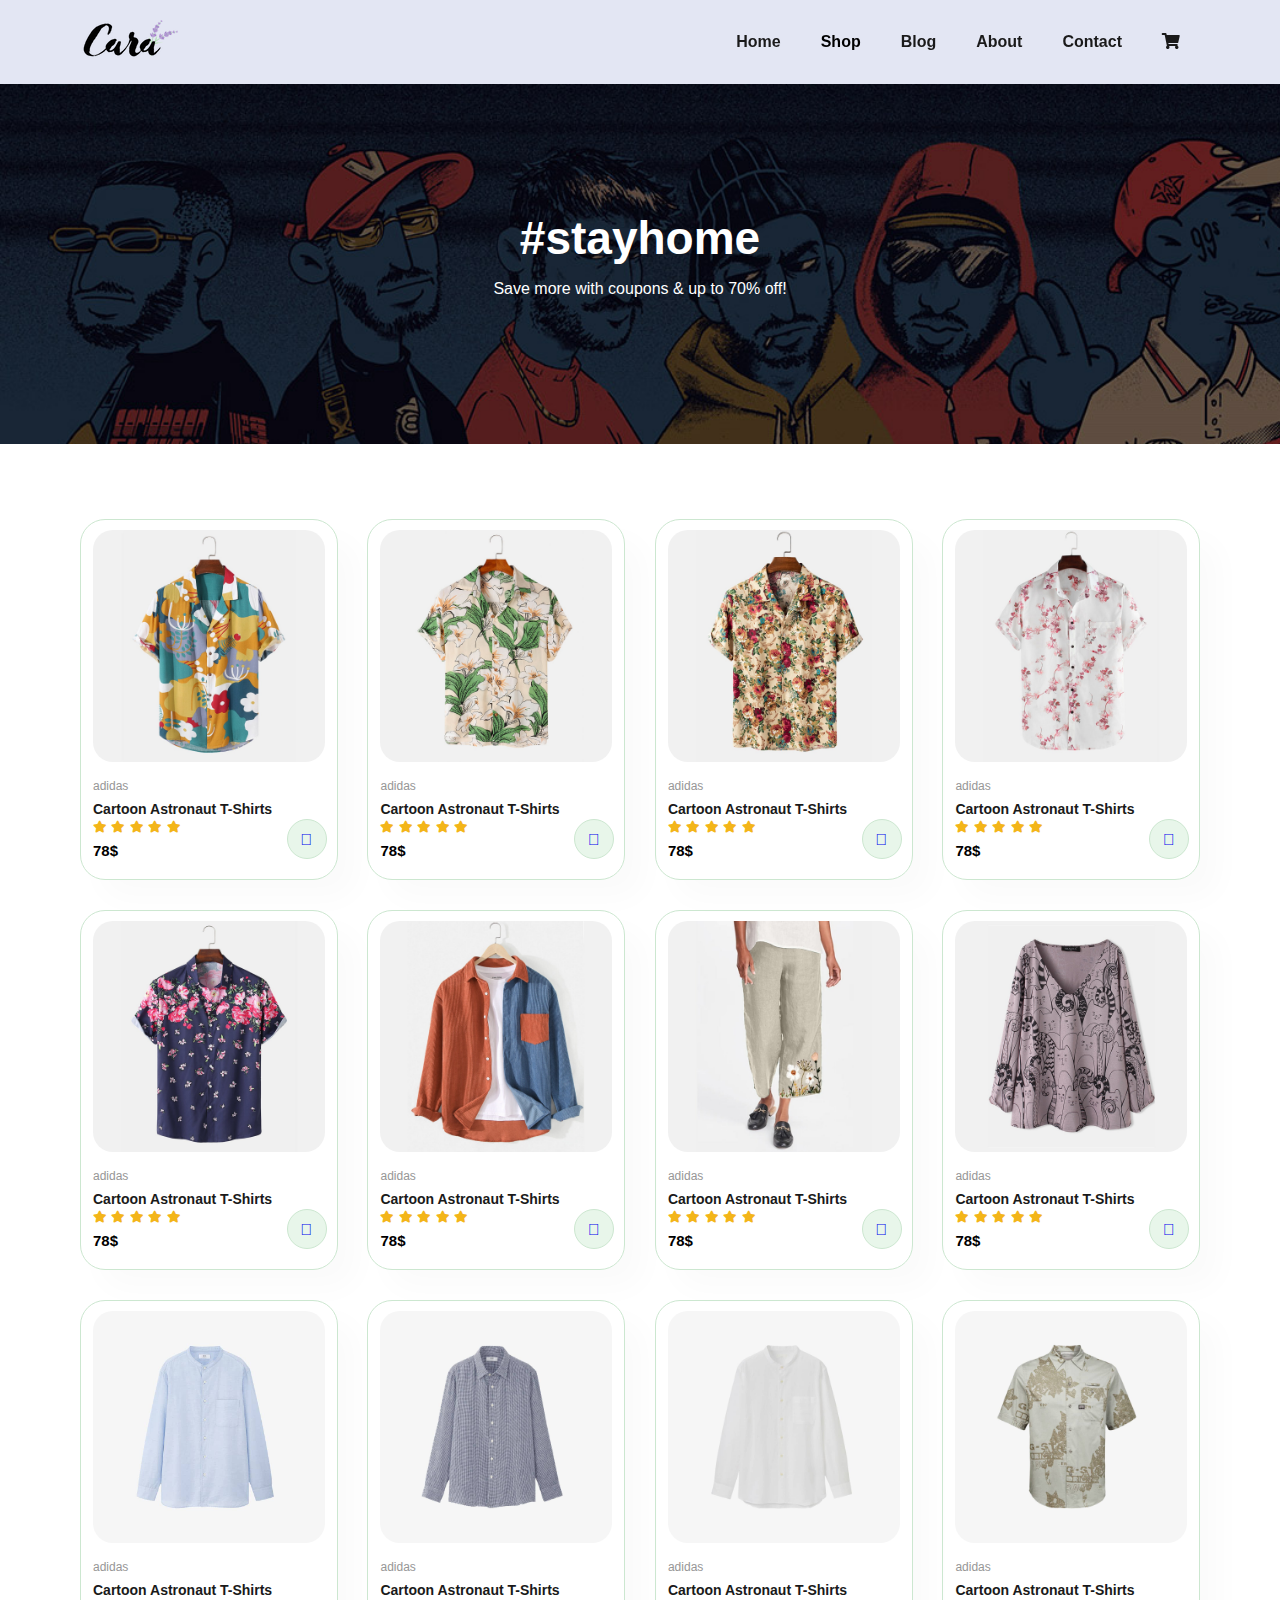
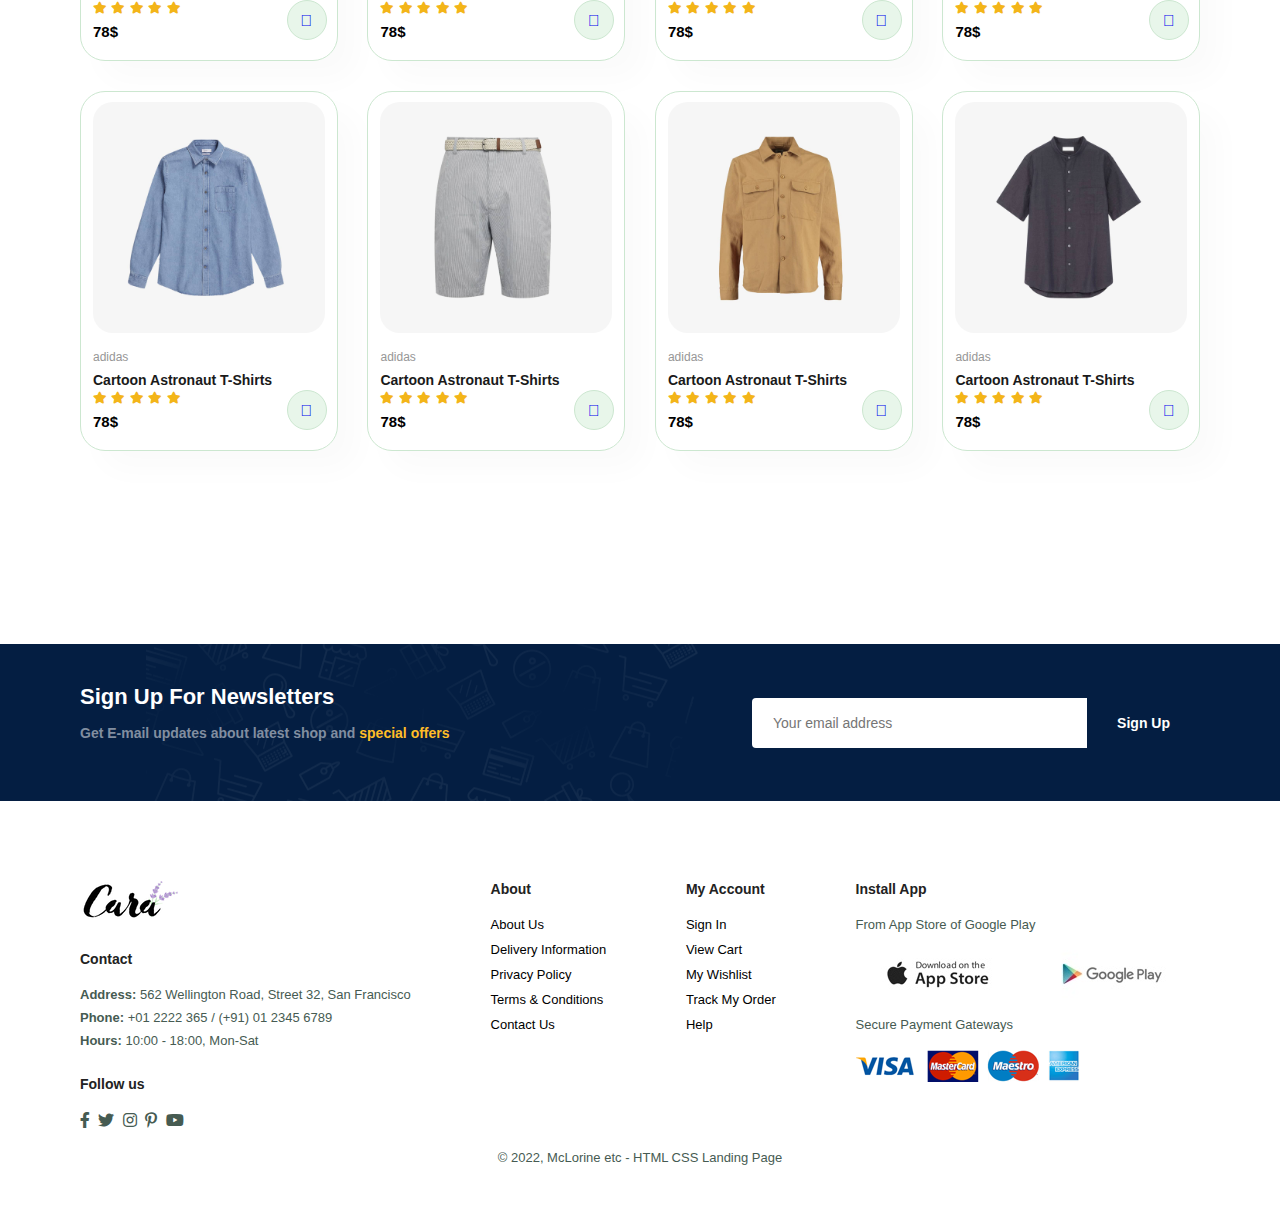
<file: shop.html>
<!DOCTYPE html>
<html lang="en">
<head>
    <meta charset="UTF-8">
    <meta http-equiv="X-UA-Compatible" content="IE=edge">
    <meta name="viewport" content="width=device-width, initial-scale=1.0">
    <title>Shop</title>
    <link rel="stylesheet" href="https://pro.fontawesome.com/releases/v5.10.0/css/all.css"/>
    <link rel="stylesheet" href="css/main.min.css">
</head>
<body>
    <section id="header">
        <a href="index.html"><img src="img/logo.png" class="logo" alt="logo"></a>

        <div>
            <ul id="navbar">
                <li><a  href="index.html">Home</a></li>
                <li><a class="active" href="shop.html">Shop</a></li>
                <li><a href="blog.html">Blog</a></li>
                <li><a href="about.html">About</a></li>
                <li><a href="contact.html">Contact</a></li>
                <li id="lg-bag"><a href="cart.html"><i class="fa fa-shopping-cart"></i></a></li>
                <a href="#" id="close"><i class="fa fa-times"></i></a>
            </ul>
        </div>
        <div id="mobile">
            <a href="cart.html"><i class="fa fa-shopping-cart"></i></a>
            <i id="bar" class="fas fa-outdent"></i>
        </div>
    </section>

    <section id="page-header">
        <h2>#stayhome</h2>
        <p>Save more with coupons & up to 70% off!</p>
    </section>

    <section id="product1" class="section-p1">
        <div class="pro-container">
            <div class="pro" onclick="window.location.href='sproduct.html'">
                <img src="img/products/f1.jpg" alt="product">
                <div class="des">
                    <span>adidas</span>
                    <h5>Cartoon Astronaut T-Shirts</h5>
                    <div class="star">
                        <i class="fas fa-star"></i>
                        <i class="fas fa-star"></i>
                        <i class="fas fa-star"></i>
                        <i class="fas fa-star"></i>
                        <i class="fas fa-star"></i>
                    </div>
                    <h4>78$</h4>
                </div>
                <a href="#"><i class="fal fa-shopping-cart cart"></i></a>
            </div>
            <div class="pro" onclick="window.location.href='sproduct.html'">
                <img src="img/products/f2.jpg" alt="product">
                <div class="des">
                    <span>adidas</span>
                    <h5>Cartoon Astronaut T-Shirts</h5>
                    <div class="star">
                        <i class="fas fa-star"></i>
                        <i class="fas fa-star"></i>
                        <i class="fas fa-star"></i>
                        <i class="fas fa-star"></i>
                        <i class="fas fa-star"></i>
                    </div>
                    <h4>78$</h4>
                </div>
                <a href="#"><i class="fal fa-shopping-cart cart"></i></a>
            </div>
            <div class="pro" onclick="window.location.href='sproduct.html'">
                <img src="img/products/f3.jpg" alt="product">
                <div class="des">
                    <span>adidas</span>
                    <h5>Cartoon Astronaut T-Shirts</h5>
                    <div class="star">
                        <i class="fas fa-star"></i>
                        <i class="fas fa-star"></i>
                        <i class="fas fa-star"></i>
                        <i class="fas fa-star"></i>
                        <i class="fas fa-star"></i>
                    </div>
                    <h4>78$</h4>
                </div>
                <a href="#"><i class="fal fa-shopping-cart cart"></i></a>
            </div>
            <div class="pro" onclick="window.location.href='sproduct.html'">
                <img src="img/products/f4.jpg" alt="product">
                <div class="des">
                    <span>adidas</span>
                    <h5>Cartoon Astronaut T-Shirts</h5>
                    <div class="star">
                        <i class="fas fa-star"></i>
                        <i class="fas fa-star"></i>
                        <i class="fas fa-star"></i>
                        <i class="fas fa-star"></i>
                        <i class="fas fa-star"></i>
                    </div>
                    <h4>78$</h4>
                </div>
                <a href="#"><i class="fal fa-shopping-cart cart"></i></a>
            </div>
            <div class="pro" onclick="window.location.href='sproduct.html'">
                <img src="img/products/f5.jpg" alt="product">
                <div class="des">
                    <span>adidas</span>
                    <h5>Cartoon Astronaut T-Shirts</h5>
                    <div class="star">
                        <i class="fas fa-star"></i>
                        <i class="fas fa-star"></i>
                        <i class="fas fa-star"></i>
                        <i class="fas fa-star"></i>
                        <i class="fas fa-star"></i>
                    </div>
                    <h4>78$</h4>
                </div>
                <a href="#"><i class="fal fa-shopping-cart cart"></i></a>
            </div>
            <div class="pro" onclick="window.location.href='sproduct.html'">
                <img src="img/products/f6.jpg" alt="product">
                <div class="des">
                    <span>adidas</span>
                    <h5>Cartoon Astronaut T-Shirts</h5>
                    <div class="star">
                        <i class="fas fa-star"></i>
                        <i class="fas fa-star"></i>
                        <i class="fas fa-star"></i>
                        <i class="fas fa-star"></i>
                        <i class="fas fa-star"></i>
                    </div>
                    <h4>78$</h4>
                </div>
                <a href="#"><i class="fal fa-shopping-cart cart"></i></a>
            </div>
            <div class="pro" onclick="window.location.href='sproduct.html'">
                <img src="img/products/f7.jpg" alt="product">
                <div class="des">
                    <span>adidas</span>
                    <h5>Cartoon Astronaut T-Shirts</h5>
                    <div class="star">
                        <i class="fas fa-star"></i>
                        <i class="fas fa-star"></i>
                        <i class="fas fa-star"></i>
                        <i class="fas fa-star"></i>
                        <i class="fas fa-star"></i>
                    </div>
                    <h4>78$</h4>
                </div>
                <a href="#"><i class="fal fa-shopping-cart cart"></i></a>
            </div>
            <div class="pro" onclick="window.location.href='sproduct.html'">
                <img src="img/products/f8.jpg" alt="product">
                <div class="des">
                    <span>adidas</span>
                    <h5>Cartoon Astronaut T-Shirts</h5>
                    <div class="star">
                        <i class="fas fa-star"></i>
                        <i class="fas fa-star"></i>
                        <i class="fas fa-star"></i>
                        <i class="fas fa-star"></i>
                        <i class="fas fa-star"></i>
                    </div>
                    <h4>78$</h4>
                </div>
                <a href="#"><i class="fal fa-shopping-cart cart"></i></a>
            </div>
            <div class="pro" onclick="window.location.href='sproduct.html'">
                <img src="img/products/n1.jpg" alt="product">
                <div class="des">
                    <span>adidas</span>
                    <h5>Cartoon Astronaut T-Shirts</h5>
                    <div class="star">
                        <i class="fas fa-star"></i>
                        <i class="fas fa-star"></i>
                        <i class="fas fa-star"></i>
                        <i class="fas fa-star"></i>
                        <i class="fas fa-star"></i>
                    </div>
                    <h4>78$</h4>
                </div>
                <a href="#"><i class="fal fa-shopping-cart cart"></i></a>
            </div>
            <div class="pro" onclick="window.location.href='sproduct.html'">
                <img src="img/products/n2.jpg" alt="product">
                <div class="des">
                    <span>adidas</span>
                    <h5>Cartoon Astronaut T-Shirts</h5>
                    <div class="star">
                        <i class="fas fa-star"></i>
                        <i class="fas fa-star"></i>
                        <i class="fas fa-star"></i>
                        <i class="fas fa-star"></i>
                        <i class="fas fa-star"></i>
                    </div>
                    <h4>78$</h4>
                </div>
                <a href="#"><i class="fal fa-shopping-cart cart"></i></a>
            </div>
            <div class="pro" onclick="window.location.href='sproduct.html'">
                <img src="img/products/n3.jpg" alt="product">
                <div class="des">
                    <span>adidas</span>
                    <h5>Cartoon Astronaut T-Shirts</h5>
                    <div class="star">
                        <i class="fas fa-star"></i>
                        <i class="fas fa-star"></i>
                        <i class="fas fa-star"></i>
                        <i class="fas fa-star"></i>
                        <i class="fas fa-star"></i>
                    </div>
                    <h4>78$</h4>
                </div>
                <a href="#"><i class="fal fa-shopping-cart cart"></i></a>
            </div>
            <div class="pro" onclick="window.location.href='sproduct.html'">
                <img src="img/products/n4.jpg" alt="product">
                <div class="des">
                    <span>adidas</span>
                    <h5>Cartoon Astronaut T-Shirts</h5>
                    <div class="star">
                        <i class="fas fa-star"></i>
                        <i class="fas fa-star"></i>
                        <i class="fas fa-star"></i>
                        <i class="fas fa-star"></i>
                        <i class="fas fa-star"></i>
                    </div>
                    <h4>78$</h4>
                </div>
                <a href="#"><i class="fal fa-shopping-cart cart"></i></a>
            </div>
            <div class="pro" onclick="window.location.href='sproduct.html'">
                <img src="img/products/n5.jpg" alt="product">
                <div class="des">
                    <span>adidas</span>
                    <h5>Cartoon Astronaut T-Shirts</h5>
                    <div class="star">
                        <i class="fas fa-star"></i>
                        <i class="fas fa-star"></i>
                        <i class="fas fa-star"></i>
                        <i class="fas fa-star"></i>
                        <i class="fas fa-star"></i>
                    </div>
                    <h4>78$</h4>
                </div>
                <a href="#"><i class="fal fa-shopping-cart cart"></i></a>
            </div>
            <div class="pro" onclick="window.location.href='sproduct.html'">
                <img src="img/products/n6.jpg" alt="product">
                <div class="des">
                    <span>adidas</span>
                    <h5>Cartoon Astronaut T-Shirts</h5>
                    <div class="star">
                        <i class="fas fa-star"></i>
                        <i class="fas fa-star"></i>
                        <i class="fas fa-star"></i>
                        <i class="fas fa-star"></i>
                        <i class="fas fa-star"></i>
                    </div>
                    <h4>78$</h4>
                </div>
                <a href="#"><i class="fal fa-shopping-cart cart"></i></a>
            </div>
            <div class="pro" onclick="window.location.href='sproduct.html'">
                <img src="img/products/n7.jpg" alt="product">
                <div class="des">
                    <span>adidas</span>
                    <h5>Cartoon Astronaut T-Shirts</h5>
                    <div class="star">
                        <i class="fas fa-star"></i>
                        <i class="fas fa-star"></i>
                        <i class="fas fa-star"></i>
                        <i class="fas fa-star"></i>
                        <i class="fas fa-star"></i>
                    </div>
                    <h4>78$</h4>
                </div>
                <a href="#"><i class="fal fa-shopping-cart cart"></i></a>
            </div>
            <div class="pro" onclick="window.location.href='sproduct.html'">
                <img src="img/products/n8.jpg" alt="product">
                <div class="des">
                    <span>adidas</span>
                    <h5>Cartoon Astronaut T-Shirts</h5>
                    <div class="star">
                        <i class="fas fa-star"></i>
                        <i class="fas fa-star"></i>
                        <i class="fas fa-star"></i>
                        <i class="fas fa-star"></i>
                        <i class="fas fa-star"></i>
                    </div>
                    <h4>78$</h4>
                </div>
                <a href="#"><i class="fal fa-shopping-cart cart"></i></a>
            </div>
        </div>
    </section>

    <section id="pagination" class="section-p1">
        <a href="#">1</a>
        <a href="#">2</a>
        <a href="#"><i class="fal fa-long-arrow-alt-right"></i></a>
    </section>

    <section id="newsletter" class="section-p1 section-m1">
        <div class="newstext">
            <h4>Sign Up For Newsletters</h4>
            <p>Get E-mail updates about latest shop and <span>special offers</span></p>
        </div>
        <div class="form">
            <input type="text" placeholder="Your email address">
            <button class="normal">Sign Up</button>
        </div>
    </section>

    <footer class="section-p1">
        <div class="col">
            <img class="logo" src="img/logo.png" alt="logo">
            <h4>Contact</h4>
            <p> <strong>Address: </strong>562 Wellington Road, Street 32, San Francisco </p>
            <p> <strong>Phone: </strong>+01 2222 365 / (+91) 01 2345 6789 </p>
            <p> <strong>Hours: </strong>10:00 - 18:00, Mon-Sat </p>
            <div class="follow">
                <h4>Follow us</h4>
                <div class="icon">
                    <i class="fab fa-facebook-f"></i>
                    <i class="fab fa-twitter"></i>
                    <i class="fab fa-instagram"></i>
                    <i class="fab fa-pinterest-p"></i>
                    <i class="fab fa-youtube"></i>
                </div>
            </div>
        </div>

        <div class="col">
            <h4>About</h4>
            <a href="#">About Us</a>
            <a href="#">Delivery Information</a>
            <a href="#">Privacy Policy</a>
            <a href="#">Terms & Conditions</a>
            <a href="#">Contact Us</a>
        </div>

        <div class="col">
            <h4>My Account</h4>
            <a href="#">Sign In</a>
            <a href="#">View Cart</a>
            <a href="#">My Wishlist</a>
            <a href="#">Track My Order</a>
            <a href="#">Help</a>
        </div>
        
        <div class="col install">
            <h4>Install App</h4>
            <p>From App Store of Google Play</p>
            <div class="row">
                <img src="img/pay/app.jpg" alt="appStore">
                <img src="img/pay/play.jpg" alt="PlayMarket">
            </div>
            <p>Secure Payment Gateways</p>
            <img src="img/pay/pay.png" alt="payment methods">
        </div>

        <div class="copyright">
            <p>© 2022, McLorine etc - HTML CSS Landing Page</p>
        </div>
    </footer>

    <script src="script.js"></script>
</body>
</html>
</file>
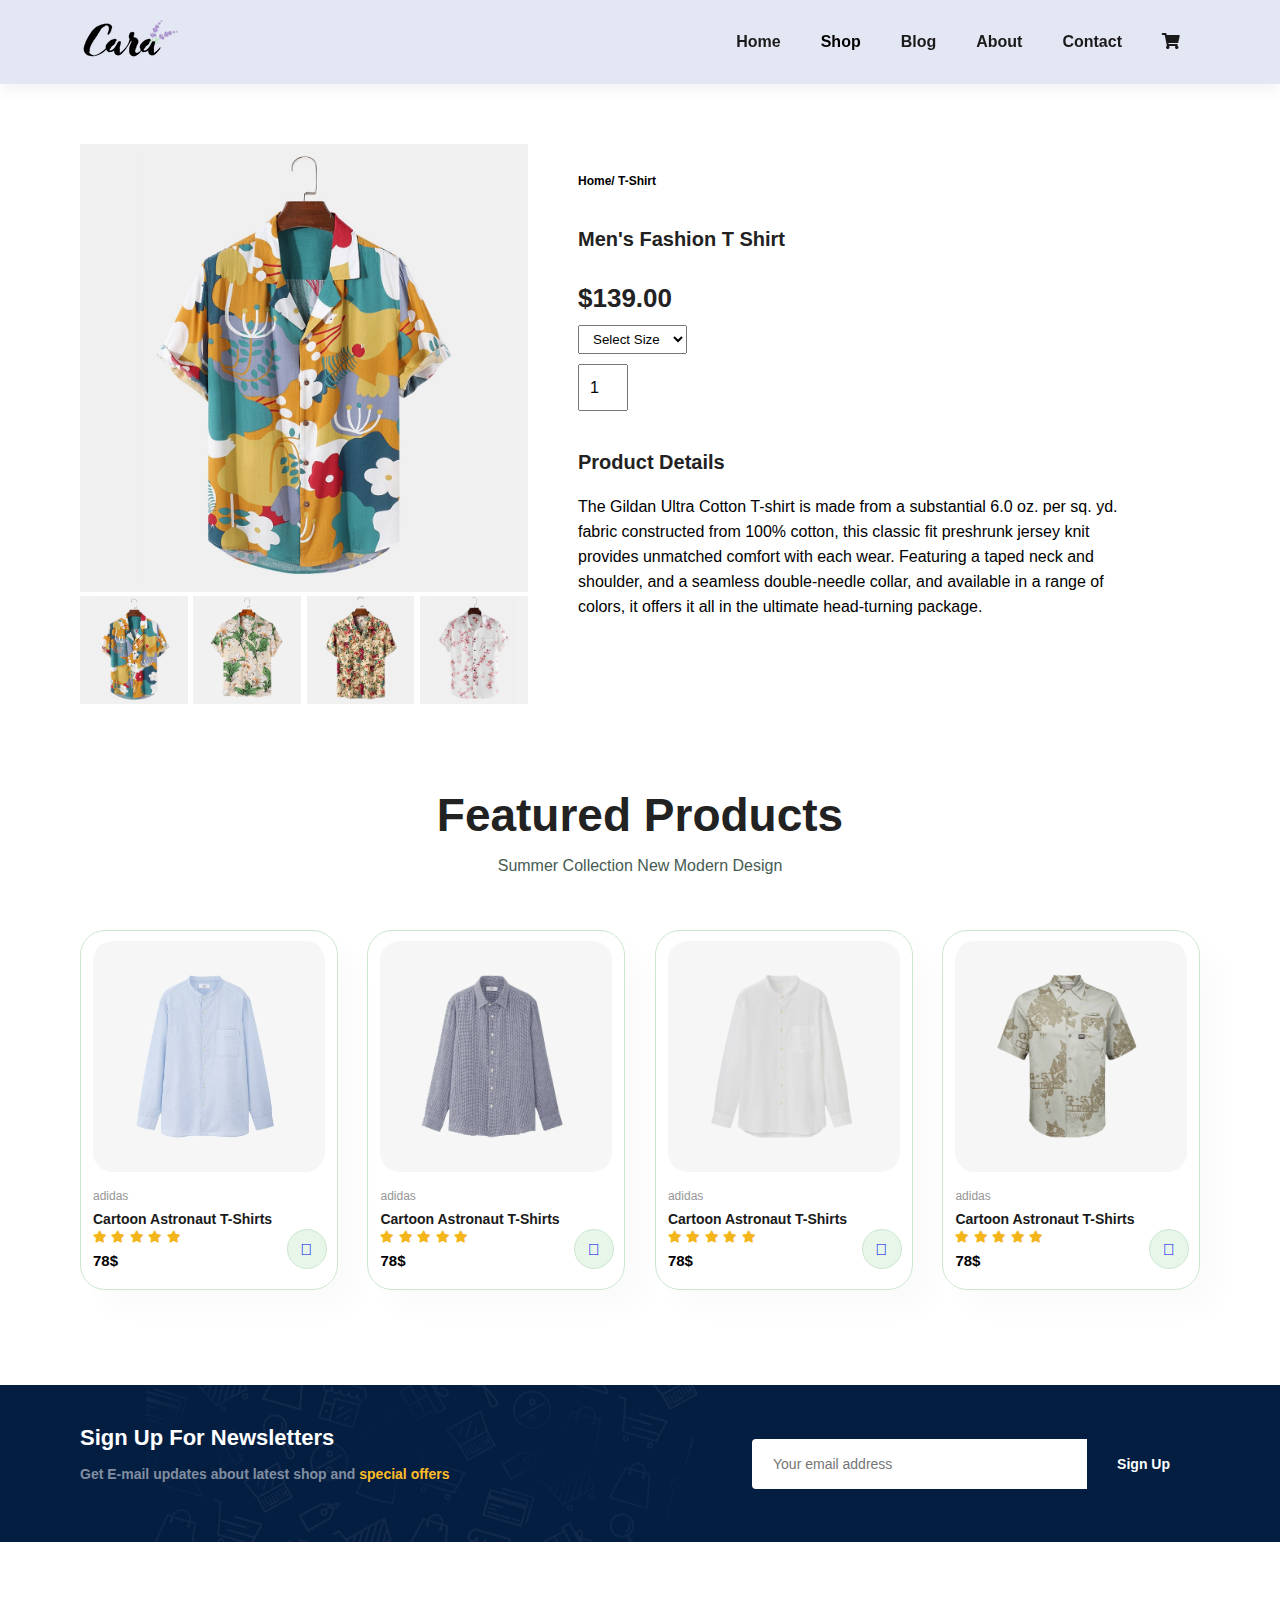
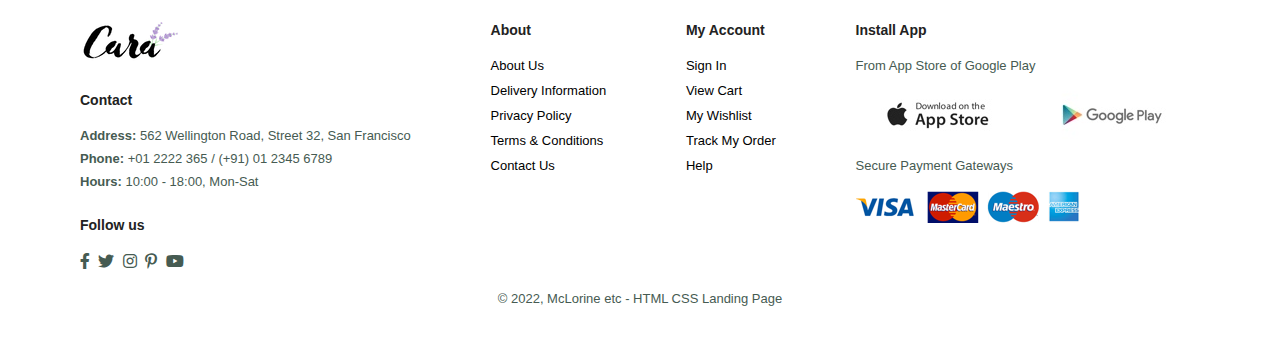
<file: sproduct.html>
<!DOCTYPE html>
<html lang="en">
<head>
    <meta charset="UTF-8">
    <meta http-equiv="X-UA-Compatible" content="IE=edge">
    <meta name="viewport" content="width=device-width, initial-scale=1.0">
    <title>Shop</title>
    <link rel="stylesheet" href="https://pro.fontawesome.com/releases/v5.10.0/css/all.css"/>
    <link rel="stylesheet" href="css/main.min.css">
</head>
<body>
    <section id="header">
        <a href="index.html"><img src="img/logo.png" class="logo" alt="logo"></a>

        <div>
            <ul id="navbar">
                <li><a  href="index.html">Home</a></li>
                <li><a class="active" href="shop.html">Shop</a></li>
                <li><a href="blog.html">Blog</a></li>
                <li><a href="about.html">About</a></li>
                <li><a href="contact.html">Contact</a></li>
                <li id="lg-bag"><a href="cart.html"><i class="fa fa-shopping-cart"></i></a></li>
                <a href="#" id="close"><i class="fa fa-times"></i></a>
            </ul>
        </div>
        <div id="mobile">
            <a href="cart.html"><i class="fa fa-shopping-cart"></i></a>
            <i id="bar" class="fas fa-outdent"></i>
        </div>
    </section>

    <section id="prodetails" class="section-p1">
        <div class="single-pro-image">
            <img src="img/products/f1.jpg" width="100%" id="mainImg" alt="mainImg">
            <div class="small-img-group">
                <div class="small-img-col">
                    <img src="img/products/f1.jpg" width="100%" class="small-img" alt="Small img">
                </div>
                <div class="small-img-col">
                    <img src="img/products/f2.jpg" width="100%" class="small-img" alt="Small img">
                </div>
                <div class="small-img-col">
                    <img src="img/products/f3.jpg" width="100%" class="small-img" alt="Small img">
                </div>
                <div class="small-img-col">
                    <img src="img/products/f4.jpg" width="100%" class="small-img" alt="Small img">
                </div>
            </div>
        </div>

        <div class="single-pro-details">
            <h6>Home/ T-Shirt</h6>
            <h4>Men's Fashion T Shirt</h4>
            <h2>$139.00</h2>
            <select>
                <option>Select Size</option>
                <option>S</option>
                <option>M</option>
                <option>L</option>
                <option>XL</option>
                <option>XXL</option>
            </select>
            <input type="number" value="1">
            <button class="normal">Add To Cart</button>
            <h4>Product Details</h4>
            <span>The Gildan Ultra Cotton T-shirt is made from a substantial 6.0 oz. per sq. yd. fabric constructed from 100% cotton, this classic fit preshrunk jersey knit provides unmatched comfort with each wear. Featuring a taped neck and shoulder, and a seamless double-needle collar, and available in a range of colors, it offers it all in the ultimate head-turning package.</span>
        </div>
    </section>

    <section id="product1" class="section-p1">
        <h2>Featured Products</h2>
        <p>Summer Collection New Modern Design</p>
        <div class="pro-container">
            <div class="pro">
                <img src="img/products/n1.jpg" alt="product">
                <div class="des">
                    <span>adidas</span>
                    <h5>Cartoon Astronaut T-Shirts</h5>
                    <div class="star">
                        <i class="fas fa-star"></i>
                        <i class="fas fa-star"></i>
                        <i class="fas fa-star"></i>
                        <i class="fas fa-star"></i>
                        <i class="fas fa-star"></i>
                    </div>
                    <h4>78$</h4>
                </div>
                <a href="#"><i class="fal fa-shopping-cart cart"></i></a>
            </div>
            <div class="pro">
                <img src="img/products/n2.jpg" alt="product">
                <div class="des">
                    <span>adidas</span>
                    <h5>Cartoon Astronaut T-Shirts</h5>
                    <div class="star">
                        <i class="fas fa-star"></i>
                        <i class="fas fa-star"></i>
                        <i class="fas fa-star"></i>
                        <i class="fas fa-star"></i>
                        <i class="fas fa-star"></i>
                    </div>
                    <h4>78$</h4>
                </div>
                <a href="#"><i class="fal fa-shopping-cart cart"></i></a>
            </div>
            <div class="pro">
                <img src="img/products/n3.jpg" alt="product">
                <div class="des">
                    <span>adidas</span>
                    <h5>Cartoon Astronaut T-Shirts</h5>
                    <div class="star">
                        <i class="fas fa-star"></i>
                        <i class="fas fa-star"></i>
                        <i class="fas fa-star"></i>
                        <i class="fas fa-star"></i>
                        <i class="fas fa-star"></i>
                    </div>
                    <h4>78$</h4>
                </div>
                <a href="#"><i class="fal fa-shopping-cart cart"></i></a>
            </div>
            <div class="pro">
                <img src="img/products/n4.jpg" alt="product">
                <div class="des">
                    <span>adidas</span>
                    <h5>Cartoon Astronaut T-Shirts</h5>
                    <div class="star">
                        <i class="fas fa-star"></i>
                        <i class="fas fa-star"></i>
                        <i class="fas fa-star"></i>
                        <i class="fas fa-star"></i>
                        <i class="fas fa-star"></i>
                    </div>
                    <h4>78$</h4>
                </div>
                <a href="#"><i class="fal fa-shopping-cart cart"></i></a>
            </div>
        </div>
    </section>

    <section id="newsletter" class="section-p1 section-m1">
        <div class="newstext">
            <h4>Sign Up For Newsletters</h4>
            <p>Get E-mail updates about latest shop and <span>special offers</span></p>
        </div>
        <div class="form">
            <input type="text" placeholder="Your email address">
            <button class="normal">Sign Up</button>
        </div>
    </section>

    <footer class="section-p1">
        <div class="col">
            <img class="logo" src="img/logo.png" alt="logo">
            <h4>Contact</h4>
            <p> <strong>Address: </strong>562 Wellington Road, Street 32, San Francisco </p>
            <p> <strong>Phone: </strong>+01 2222 365 / (+91) 01 2345 6789 </p>
            <p> <strong>Hours: </strong>10:00 - 18:00, Mon-Sat </p>
            <div class="follow">
                <h4>Follow us</h4>
                <div class="icon">
                    <i class="fab fa-facebook-f"></i>
                    <i class="fab fa-twitter"></i>
                    <i class="fab fa-instagram"></i>
                    <i class="fab fa-pinterest-p"></i>
                    <i class="fab fa-youtube"></i>
                </div>
            </div>
        </div>

        <div class="col">
            <h4>About</h4>
            <a href="#">About Us</a>
            <a href="#">Delivery Information</a>
            <a href="#">Privacy Policy</a>
            <a href="#">Terms & Conditions</a>
            <a href="#">Contact Us</a>
        </div>

        <div class="col">
            <h4>My Account</h4>
            <a href="#">Sign In</a>
            <a href="#">View Cart</a>
            <a href="#">My Wishlist</a>
            <a href="#">Track My Order</a>
            <a href="#">Help</a>
        </div>
        
        <div class="col install">
            <h4>Install App</h4>
            <p>From App Store of Google Play</p>
            <div class="row">
                <img src="img/pay/app.jpg" alt="appStore">
                <img src="img/pay/play.jpg" alt="PlayMarket">
            </div>
            <p>Secure Payment Gateways</p>
            <img src="img/pay/pay.png" alt="payment methods">
        </div>

        <div class="copyright">
            <p>© 2022, McLorine etc - HTML CSS Landing Page</p>
        </div>
    </footer>

    <script>
        var MainImg = document.getElementById("mainImg")
        var smallImg = document.getElementsByClassName("small-img")

        smallImg[0].onclick = function(){
            MainImg.src = smallImg[0].src
        }
        smallImg[1].onclick = function(){
            MainImg.src = smallImg[1].src
        }
        smallImg[2].onclick = function(){
            MainImg.src = smallImg[2].src
        }
        smallImg[3].onclick = function(){
            MainImg.src = smallImg[3].src
        }
    </script>

    <script src="script.js"></script>
</body>
</html>
</file>
<file: css/main.min.css>
@import"https://fonts.googleapis.com/css2?family=League+Spartan:wght@100;200;300;400;500;600;700;800;900&display=swap";*{margin:0;padding:0;-webkit-box-sizing:border-box;box-sizing:border-box;font-family:"Spartan",sans-serif}h1{font-size:50px;line-height:64px;color:#222}h2{font-size:46px;line-height:54px;color:#222}h4{font-size:20px;color:#222}h6{font-weight:700;font-size:12px}p{font-size:16px;color:#465b52;margin:15px 0 20px 0}.section-p1{padding:40px 80px}.section-m1{margin:40px 0}button.normal{font-size:14px;font-weight:600;padding:15px 30px;color:#000;background-color:#fff;border-radius:4px;cursor:pointer;border:none;outline:none;-webkit-transition:.2s;transition:.2s}button.white{font-size:13px;font-weight:600;padding:11px 18px;color:#fff;background-color:rgba(0,0,0,0);cursor:pointer;border:1px solid #fff;outline:none;-webkit-transition:.2s;transition:.2s}body{width:100%}#header{display:-webkit-box;display:-ms-flexbox;display:flex;-webkit-box-align:center;-ms-flex-align:center;align-items:center;-webkit-box-pack:justify;-ms-flex-pack:justify;justify-content:space-between;padding:20px 80px;background-color:#e3e6f3;-webkit-box-shadow:0 5px 15px rgba(0,0,0,.06);box-shadow:0 5px 15px rgba(0,0,0,.06);z-index:999;position:sticky;top:0;left:0}#navbar{display:-webkit-box;display:-ms-flexbox;display:flex;-webkit-box-align:center;-ms-flex-align:center;align-items:center;-webkit-box-pack:center;-ms-flex-pack:center;justify-content:center}#mobile{display:none;-webkit-box-align:center;-ms-flex-align:center;align-items:center}#navbar li{list-style:none;padding:0 20px;position:relative}#navbar li a{text-decoration:none;font-size:16px;font-weight:600;color:#1a1a1a;-webkit-transition:.3s ease;transition:.3s ease}#navbar li a:hover,#navbar li a.active{color:var(--cyan)}#navbar li a.active::after,#navbar li a:hover::after{content:"";width:30%;height:2px;background:var(--cyan);position:absolute;bottom:-4px;left:20px}#close{display:none}#hero{background-image:url("../img/hero4.png");height:90vh;width:100%;background-size:cover;background-position:top 25% right 0;padding:0 80px;display:-webkit-box;display:-ms-flexbox;display:flex;-webkit-box-orient:vertical;-webkit-box-direction:normal;-ms-flex-direction:column;flex-direction:column;-webkit-box-align:start;-ms-flex-align:start;align-items:flex-start;-webkit-box-pack:center;-ms-flex-pack:center;justify-content:center}#hero h4{padding-bottom:15px}#hero h1{color:var(--cyan)}#hero button{background-image:url("../img/button.png");background-color:rgba(0,0,0,0);color:var(--cyan);border:0;padding:14px 80px 14px 65px;background-repeat:no-repeat;cursor:pointer;font-weight:700;font-size:15px}#feature{display:-webkit-box;display:-ms-flexbox;display:flex;-webkit-box-align:center;-ms-flex-align:center;align-items:center;-webkit-box-pack:justify;-ms-flex-pack:justify;justify-content:space-between;-ms-flex-wrap:wrap;flex-wrap:wrap}#feature .fe-box{width:180px;text-align:center;padding:25px 15px;-webkit-box-shadow:20px 20px 34px rgba(0,0,0,.03);box-shadow:20px 20px 34px rgba(0,0,0,.03);border:1px solid #cce7d0;border-radius:4px;margin:15px 0}#feature .fe-box:hover{-webkit-box-shadow:10px 10px 54px rgba(70,62,221,.1);box-shadow:10px 10px 54px rgba(70,62,221,.1)}#feature .fe-box img{width:100%;margin-bottom:10px}#feature .fe-box h6{display:inline-block;padding:9px 8px 6px 8px;line-height:1;border-radius:4px;color:var(--cyan);background-color:#fddde4}#feature .fe-box:nth-child(2) h6{background-color:#cdebbc}#feature .fe-box:nth-child(3) h6{background-color:#d1e8f2}#feature .fe-box:nth-child(4) h6{background-color:#cdd4f8}#feature .fe-box:nth-child(5) h6{background-color:#f6dbf6}#feature .fe-box:nth-child(6) h6{background-color:#fff2e5}#product1{text-align:center}#product1 .pro-container{display:-webkit-box;display:-ms-flexbox;display:flex;-webkit-box-pack:justify;-ms-flex-pack:justify;justify-content:space-between;padding-top:20px;-ms-flex-wrap:wrap;flex-wrap:wrap}#product1 .pro{width:23%;min-width:250px;padding:10px 12px;border:1px solid #cce7d0;border-radius:25px;cursor:pointer;-webkit-box-shadow:20px 20px 30px rgba(0,0,0,.02);box-shadow:20px 20px 30px rgba(0,0,0,.02);margin:15px 0;-webkit-transition:.2s ease;transition:.2s ease;position:relative}#product1 .pro:hover{-webkit-box-shadow:20px 20px 30px rgba(0,0,0,.06);box-shadow:20px 20px 30px rgba(0,0,0,.06)}#product1 .pro img{width:100%;border-radius:20px}#product1 .pro .des{text-align:start;padding:10px 0}#product1 .pro .des span{color:#969696;font-size:12px}#product1 .pro .des h5{padding-top:7px;color:#1a1a1a;font-size:14px}#product1 .pro .des i{font-size:12px;color:#f3b519}#product1 .pro .des h4{padding-top:7px;color:var(--cyan);font-weight:700;font-size:15px}#product1 .pro .cart{width:40px;height:40px;line-height:40px;border-radius:50px;background-color:#e8f6ea;font-weight:500;color:var(--cyan);border:1px solid #cce7d0;position:absolute;bottom:20px;right:10px}#photo{display:-webkit-box;display:-ms-flexbox;display:flex;-webkit-box-orient:vertical;-webkit-box-direction:normal;-ms-flex-direction:column;flex-direction:column;-webkit-box-pack:center;-ms-flex-pack:center;justify-content:center;-webkit-box-align:center;-ms-flex-align:center;align-items:center;text-align:center;background:#fff;background-image:url("../img/photos/b2.jpg");width:100%;height:40vh;background-size:cover;background-position:center}#photo h4{color:#fff;font-size:16px}#photo h2{color:#fff;font-size:30px;padding:10px 0}#photo h2 span{color:#ef3636}#photo button:hover{background:var(--cyan);color:#fff}#sm-photo{display:-webkit-box;display:-ms-flexbox;display:flex;-webkit-box-pack:justify;-ms-flex-pack:justify;justify-content:space-between;-ms-flex-wrap:wrap;flex-wrap:wrap}#sm-photo .photo-box{display:-webkit-box;display:-ms-flexbox;display:flex;-webkit-box-orient:vertical;-webkit-box-direction:normal;-ms-flex-direction:column;flex-direction:column;-webkit-box-pack:center;-ms-flex-pack:center;justify-content:center;-webkit-box-align:start;-ms-flex-align:start;align-items:flex-start;background:#fff;background-image:url("../img/photos/b17.jpg");min-width:48%;height:50vh;background-size:cover;background-position:center;padding:30px}#sm-photo .photo-box2{background-image:url("../img/photos/b10.jpg")}#sm-photo .photo-box h4{color:#fff;font-size:20px;font-weight:300}#sm-photo h2{color:#fff;font-size:28px;font-weight:800}#sm-photo span{color:#fff;font-size:14px;font-weight:500;padding-bottom:15px}#sm-photo .photo-box:hover button{background-color:var(--cyan);border:1px solid var(--cyan)}#photo3{display:-webkit-box;display:-ms-flexbox;display:flex;-webkit-box-pack:justify;-ms-flex-pack:justify;justify-content:space-between;-ms-flex-wrap:wrap;flex-wrap:wrap;padding:0 80px}#photo3 .photo-box{display:-webkit-box;display:-ms-flexbox;display:flex;-webkit-box-orient:vertical;-webkit-box-direction:normal;-ms-flex-direction:column;flex-direction:column;-webkit-box-pack:center;-ms-flex-pack:center;justify-content:center;-webkit-box-align:start;-ms-flex-align:start;align-items:flex-start;background:#fff;background-image:url("../img/photos/b7.jpg");min-width:30%;height:30vh;background-size:cover;background-position:center;padding:20px;margin-bottom:20px}#photo .photo-box h2{color:#fff;font-weight:900;font-size:22px}#photo3 .photo-box h3{color:#ec544e;font-weight:800;font-size:15px}#photo3 .photo-box2{background-image:url("../img/photos/b4.jpg")}#photo3 .photo-box3{background-image:url("../img/photos/b18.jpg")}#newsletter{display:-webkit-box;display:-ms-flexbox;display:flex;-webkit-box-pack:justify;-ms-flex-pack:justify;justify-content:space-between;-ms-flex-wrap:wrap;flex-wrap:wrap;-webkit-box-align:center;-ms-flex-align:center;align-items:center;background-image:url("../img/photos/b14.png");background-repeat:no-repeat;background-position:20% 30%;background-color:#041e42}#newsletter h4{font-size:22px;font-weight:700;color:#fff}#newsletter p{font-size:14px;font-weight:600;color:#818ea0}#newsletter p span{color:#ffbd27}#newsletter .form{display:-webkit-box;display:-ms-flexbox;display:flex;width:40%}#newsletter input{height:3.125rem;padding:0 1.25rem;font-size:14px;width:100%;border:1px solid rgba(0,0,0,0);border-radius:4px;outline:none;border-top-right-radius:0;border-bottom-right-radius:0}#newsletter button{background-color:var(--cyan);color:#fff;white-space:nowrap;border-top-left-radius:0;border-bottom-left-radius:0}footer{display:-webkit-box;display:-ms-flexbox;display:flex;-ms-flex-wrap:wrap;flex-wrap:wrap;-webkit-box-pack:justify;-ms-flex-pack:justify;justify-content:space-between}footer .col{display:-webkit-box;display:-ms-flexbox;display:flex;-webkit-box-orient:vertical;-webkit-box-direction:normal;-ms-flex-direction:column;flex-direction:column;-webkit-box-align:start;-ms-flex-align:start;align-items:flex-start;margin-bottom:20px}footer .logo{margin-bottom:30px}footer h4{font-size:14px;padding-bottom:20px}footer p{font-size:13px;margin:0 0 8px 0}footer a{font-size:13px;text-decoration:none;color:var(--darkGray);margin:0 0 10px 0}footer .follow{margin-top:20px}footer .follow i{color:#465b52;padding-right:4px;cursor:pointer}footer .install .row img{border:1px solid var(--cyan);border-radius:6px}footer .install img{margin:10px 0 15px 0}footer .follow i:hover,footer a:hover{color:var(--cyan)}footer .copyright{width:100%;text-align:center}#page-header{background-image:url("../img/photos/b1.jpg");width:100%;height:40vh;background-size:cover;display:-webkit-box;display:-ms-flexbox;display:flex;-webkit-box-pack:center;-ms-flex-pack:center;justify-content:center;text-align:center;-webkit-box-orient:vertical;-webkit-box-direction:normal;-ms-flex-direction:column;flex-direction:column;padding:14px}#page-header h2,#page-header p{color:#fff}#pagination{text-align:center}#pagination a{text-decoration:none;background-color:var(--cyan);padding:15px 20px;border-radius:4px;color:#fff;font-weight:600}#pagination a i{font-size:16px;font-weight:600}#prodetails{display:-webkit-box;display:-ms-flexbox;display:flex;margin-top:20px}#prodetails .single-pro-image{width:40%;margin-right:50px}.small-img-group{display:-webkit-box;display:-ms-flexbox;display:flex;-webkit-box-pack:justify;-ms-flex-pack:justify;justify-content:space-between}.small-img-col{-ms-flex-preferred-size:24%;flex-basis:24%;cursor:pointer}#prodetails .single-pro-details{width:50%;padding-top:30px}#prodetails .single-pro-details h4{padding:40px 0 20px 0}#prodetails .single-pro-details h2{font-size:26px}#prodetails .single-pro-details select{display:block;padding:5px 10px;margin-bottom:10px}#prodetails .single-pro-details select:focus{outline:none}#prodetails .single-pro-details input{width:50px;height:47px;padding-left:10px;font-size:16px;margin-right:10px}#prodetails .single-pro-details input:focus{outline:none}#prodetails .single-pro-details button{background-color:var(--cyan);color:#fff}#prodetails .single-pro-details span{line-height:25px}#page-header.blog-header{background-image:url("../img/photos/b19.jpg")}#blog{padding:150px 150px 0 150px}#blog .blog-box{display:-webkit-box;display:-ms-flexbox;display:flex;-webkit-box-align:center;-ms-flex-align:center;align-items:center;width:100%;position:relative;padding-bottom:90px}#blog .blog-img{width:50%;margin-right:40px;z-index:1}#blog img{width:100%;height:300px;-o-object-fit:cover;object-fit:cover}#blog .blog-details{width:50%}#blog .blog-details a{text-decoration:none;font-size:11px;color:#000;font-weight:700;position:relative;-webkit-transition:.3s;transition:.3s}#blog .blog-details a::after{content:"";width:50px;height:1px;background-color:#000;position:absolute;top:6px;right:-60px;-webkit-transition:.3s;transition:.3s}#blog .blog-details a:hover{color:var(--cyan)}#blog .blog-details a:hover::after{background-color:var(--cyan)}#blog .blog-box h1{position:absolute;top:-45px;left:0;font-size:70px;font-weight:700;color:#c9cbce}#page-header.about-header{background-image:url("../img/about/photos.png")}#about-head{display:-webkit-box;display:-ms-flexbox;display:flex;-webkit-box-align:center;-ms-flex-align:center;align-items:center;gap:50px}#about-head img{width:50%;height:auto}#about-app{text-align:center}#about-app .video{width:70%;height:100%;margin:30px auto 0 auto}#about-app .video video{width:100%;height:100%;border-radius:20px}#contact-details{display:-webkit-box;display:-ms-flexbox;display:flex;-webkit-box-align:center;-ms-flex-align:center;align-items:center;-webkit-box-pack:justify;-ms-flex-pack:justify;justify-content:space-between}#contact-details .details{width:40%}#contact-details .details span,#form-details form span{font-size:12px}#contact-details .details h2,#form-details form h2{font-size:26px;line-height:35px;padding:20px 0}#contact-details .details h3{font-size:16px;padding-bottom:15px}#contact-details .details li{list-style:none;display:-webkit-box;display:-ms-flexbox;display:flex;padding:10px 0}#contact-details .details li i{font-size:14px;padding-right:22px}#contact-details .details li p{margin:0;font-size:14px}#contact-details .map{width:55%;height:400px}#contact-details .map iframe{width:100%;height:100%}#form-details{display:-webkit-box;display:-ms-flexbox;display:flex;-webkit-box-pack:justify;-ms-flex-pack:justify;justify-content:space-between;margin:30px;padding:80px;border:1px solid #e1e1e1;gap:10px}#form-details form{width:65%;display:-webkit-box;display:-ms-flexbox;display:flex;-webkit-box-orient:vertical;-webkit-box-direction:normal;-ms-flex-direction:column;flex-direction:column;-webkit-box-align:start;-ms-flex-align:start;align-items:flex-start}#form-details form input,#form-details form textarea{width:100%;padding:12px 15px;outline:none;margin-bottom:20px;border:1px solid #e1e1e1}#form-details form button{background-color:var(--cyan);color:#fff}#form-details .people div{padding-bottom:25px;display:-webkit-box;display:-ms-flexbox;display:flex;-webkit-box-align:start;-ms-flex-align:start;align-items:flex-start}#form-details .people div img{width:65px;height:65px;-o-object-fit:cover;object-fit:cover;margin-right:15px}#form-details .people div p{margin:0;font-size:13px;line-height:25px}#form-details .people div p span{display:block;font-size:16px;font-weight:600;color:#000}#your_message_text{max-width:100%;min-height:20%}#cart{overflow-x:auto}#cart table{width:100%;border-collapse:collapse;table-layout:fixed;white-space:nowrap}#cart table img{width:70px}#cart table td:nth-child(1){width:150px;text-align:center}#cart table td:nth-child(2){width:250px;text-align:center}#cart table td:nth-child(3),#cart table td:nth-child(4),#cart table td:nth-child(5){width:150px;text-align:center}#cart table td:nth-child(6){width:100px;text-align:center}#cart table td:nth-child(4) input{width:70px;padding:10px 5px 10px 15px}#cart table thead{border:1px solid #e2e9e1;border-left:none;border-right:none}#cart table thead td{font-weight:700;text-transform:uppercase;font-size:13px;padding:18px 0}#cart table tbody tr td{padding-top:15px}#cart table tbody td{font-size:13px}#cart-add{display:-webkit-box;display:-ms-flexbox;display:flex;-ms-flex-wrap:wrap;flex-wrap:wrap;-webkit-box-pack:justify;-ms-flex-pack:justify;justify-content:space-between}#coupon{width:50%;margin-bottom:30px}#coupon h3,#subtotal h3{padding-bottom:15px}#coupon input{padding:10px 20px;outline:none;width:60%;margin-right:10px;border:1px solid #e2e9e1}#coupon button,#subtotal button{background-color:var(--cyan);color:#fff;padding:10px 20px}#subtotal{width:50%;margin-bottom:30px;border:1px solid #e2e9e1;padding:30px}#subtotal table{border-collapse:collapse;width:100%;margin-bottom:20px}#subtotal table td{width:50%;border:1px solid #e2e9e1;padding:10px;font-size:13px}@media(max-width: 799px){.section-p1{padding:40px 40px}#navbar{display:-webkit-box;display:-ms-flexbox;display:flex;-webkit-box-orient:vertical;-webkit-box-direction:normal;-ms-flex-direction:column;flex-direction:column;-webkit-box-align:start;-ms-flex-align:start;align-items:flex-start;-webkit-box-pack:start;-ms-flex-pack:start;justify-content:flex-start;position:fixed;top:0;right:-300px;height:100vh;width:300px;background-color:#e3e6f3;-webkit-box-shadow:0 40px 60px rgba(0,0,0,.1);box-shadow:0 40px 60px rgba(0,0,0,.1);padding:80px 0 0 10px;-webkit-transition:.3s;transition:.3s}#navbar.active{right:0px}#navbar li{margin-bottom:25px}#mobile{display:-webkit-box;display:-ms-flexbox;display:flex;-webkit-box-align:center;-ms-flex-align:center;align-items:center}#mobile i{color:#1a1a1a;font-size:24px;padding-left:20px}#close{display:initial;position:absolute;top:30px;left:30px;color:var(--darkGray);font-size:24px}#lg-bag{display:none}#hero{height:70vh;background-position:top 35% right 30%;padding:0 80px}#feature{-webkit-box-pack:center;-ms-flex-pack:center;justify-content:center}#feature .fe-box{margin:15px 15px}#product1 .pro-container{-webkit-box-pack:center;-ms-flex-pack:center;justify-content:center}#product1 .pro{margin:15px}#banner{height:20vh}#sm-banner .banner-box{min-width:100%;height:30vh}#banner3{padding:40px}#banner3 .banner-box{width:28%}#newsletter .form{width:70%}#form-details{padding:40px}#form-details form{width:50%}}@media(max-width: 477px){.section-p1{padding:20px}#header{padding:10px 30px}h1{font-size:38px}h2{font-size:32px}#hero{background-position:55%;padding:0 20px}#feature .fe-box{width:155px;margin:0 0 15px 0}#feature{-webkit-box-pack:justify;-ms-flex-pack:justify;justify-content:space-between}#product1 .pro{width:100%}#banner{height:40vh}#sm-banner .banner-box2{margin-top:20px}#banner3{padding:0 20px}#banner3 .banner-box{width:100%}#newsletter{padding:40px 20px}#newsletter .form{width:100%}footer .copyright{text-align:start}#prodetails{display:-webkit-box;display:-ms-flexbox;display:flex;-webkit-box-orient:vertical;-webkit-box-direction:normal;-ms-flex-direction:column;flex-direction:column}#prodetails .single-pro-image{width:100%;margin-right:0px}#prodetails .single-pro-details{width:100%;padding-top:30px}#blog{padding:100px 20px 0 20px}#blog .blog-box{display:-webkit-box;display:-ms-flexbox;display:flex;-webkit-box-orient:vertical;-webkit-box-direction:normal;-ms-flex-direction:column;flex-direction:column;-webkit-box-align:start;-ms-flex-align:start;align-items:flex-start}#blog .blog-img{width:100%;margin-right:0px;margin-bottom:30px}#blog .blog-details{width:100%}#about-head{-webkit-box-orient:vertical;-webkit-box-direction:normal;-ms-flex-direction:column;flex-direction:column}#about-head img{width:100%}#about-app .video{width:100%}#contact-details{display:-webkit-box;display:-ms-flexbox;display:flex;-webkit-box-orient:vertical;-webkit-box-direction:normal;-ms-flex-direction:column;flex-direction:column}#contact-details .details{width:100%;margin-bottom:30px}#contact-details .map{width:100%}#form-details{margin:10px;padding:30px 10px;-ms-flex-wrap:wrap;flex-wrap:wrap}#form-details form{width:100%;margin-bottom:30px}#cart-add{display:-webkit-box;display:-ms-flexbox;display:flex;-webkit-box-orient:vertical;-webkit-box-direction:normal;-ms-flex-direction:column;flex-direction:column}#coupon{width:100%}#subtotal{width:100%;padding:20px}}/*# sourceMappingURL=main.min.css.map */
</file>
